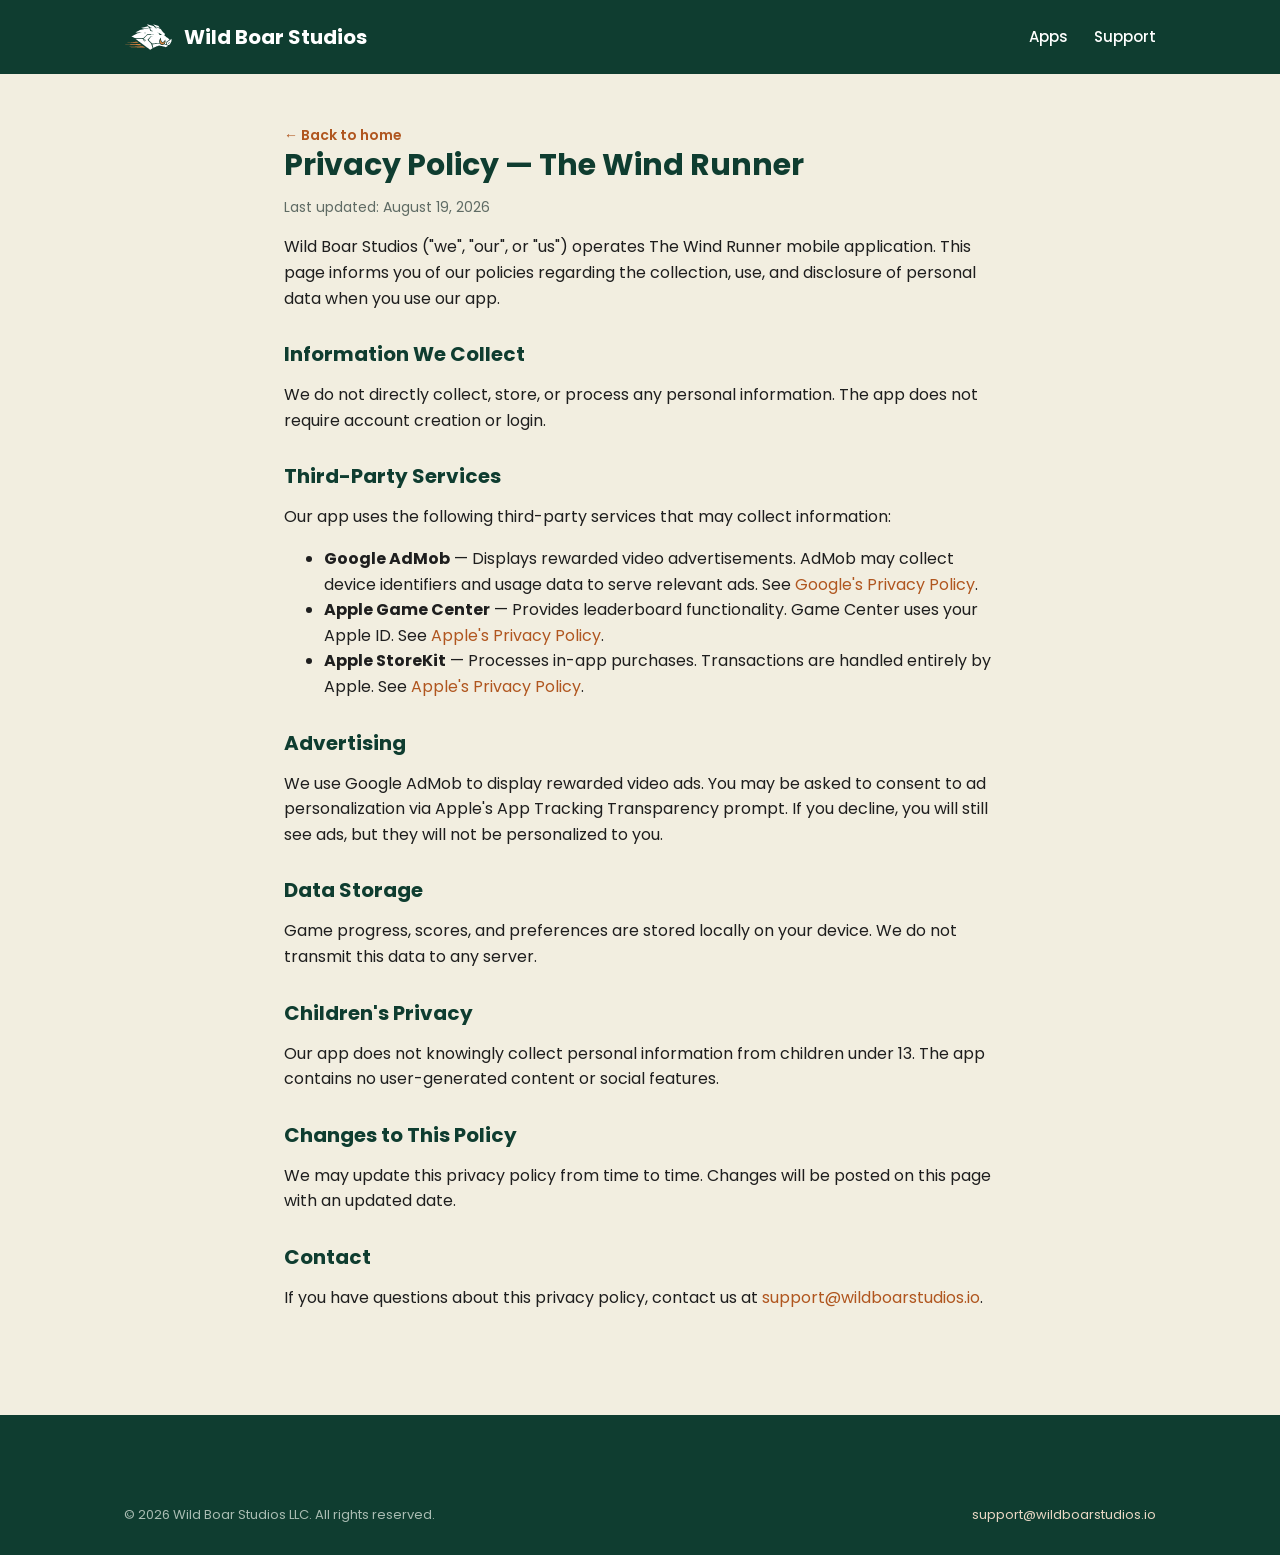
<file: privacy/index.html>
<!DOCTYPE html>
<html lang="en">
<head>
<meta charset="UTF-8">
<meta name="viewport" content="width=device-width, initial-scale=1.0">
<title>Privacy Policy — The Wind Runner</title>
<link rel="canonical" href="https://wildboarstudios.io/windrunner/privacy/">
<meta name="robots" content="noindex">
<meta http-equiv="refresh" content="0; url=/windrunner/privacy/">
<link rel="stylesheet" href="/assets/styles.css">
<script async src="https://www.googletagmanager.com/gtm.js?id=GTM-53DC6RZ4"></script>
<script>
  window.dataLayer = window.dataLayer || [];
  function gtag(){dataLayer.push(arguments);}
  gtag('js', new Date());
</script>
</head>
<body>
<main class="doc">
  <p>The Wind Runner privacy policy has moved to
     <a href="/windrunner/privacy/">/windrunner/privacy/</a>.
     You will be redirected automatically.</p>
  <script>location.replace("/windrunner/privacy/");</script>
</main>
</body>
</html>
</file>
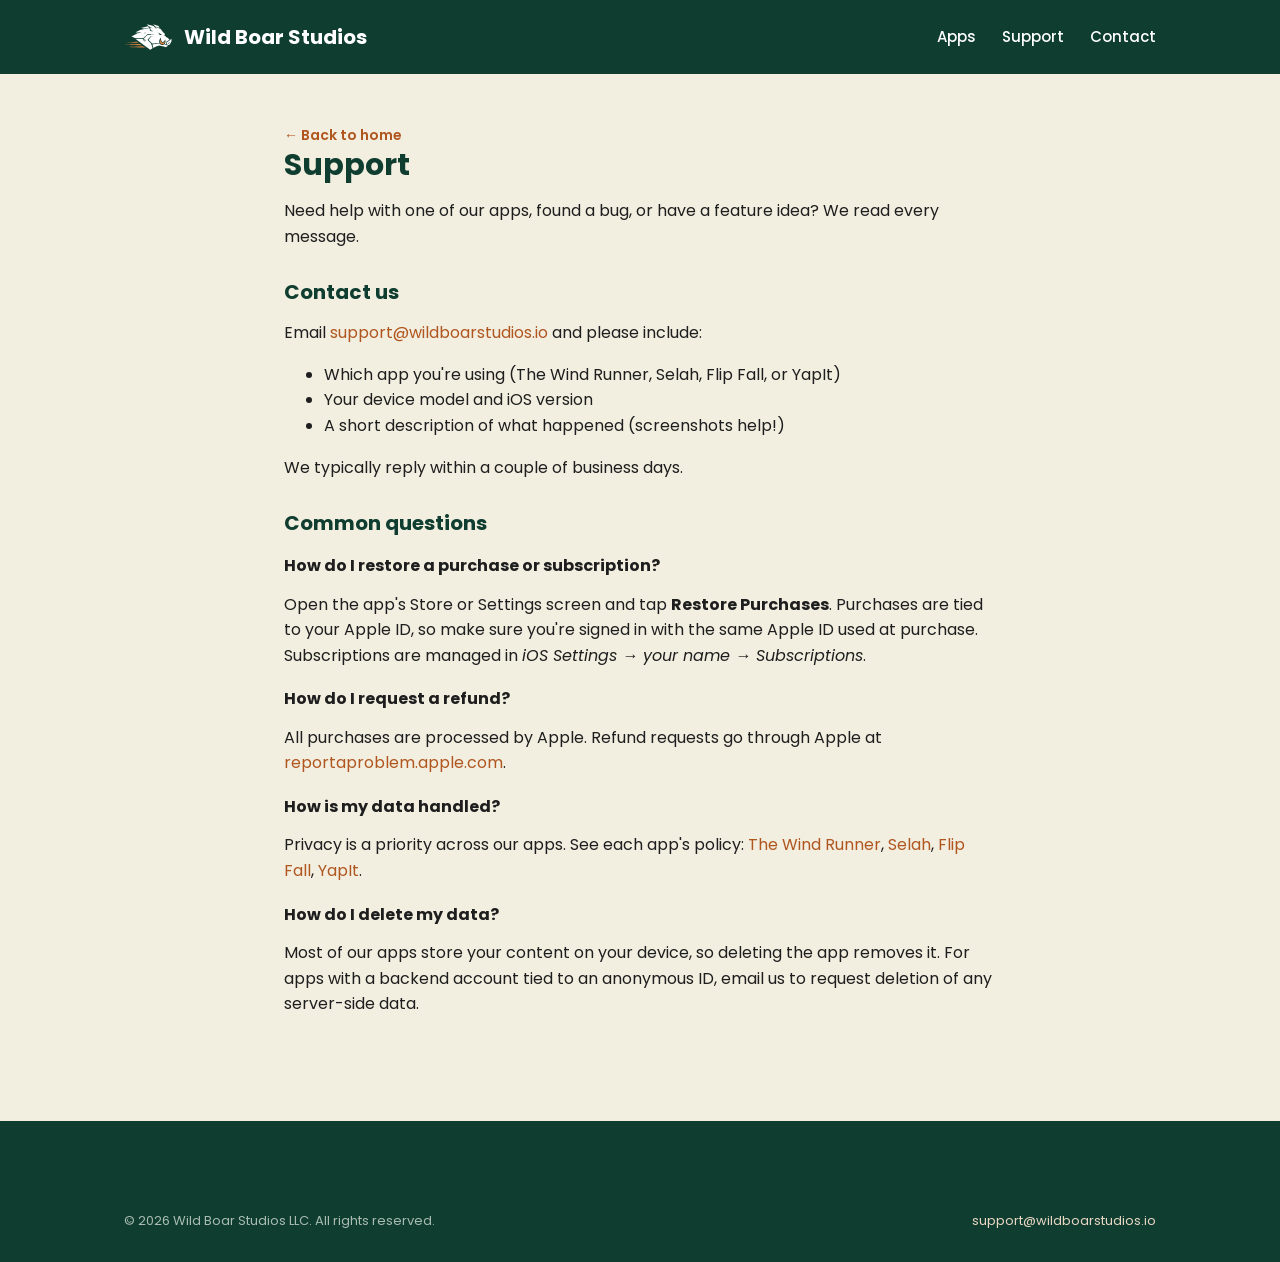
<file: support/index.html>
<!DOCTYPE html>
<html lang="en">
<head>
<meta charset="UTF-8">
<meta name="viewport" content="width=device-width, initial-scale=1.0">
<title>Support — Wild Boar Studios</title>
<meta name="description" content="Get help with Wild Boar Studios apps: The Wind Runner, Selah, Flip Fall, and YapIt.">
<link rel="icon" href="/assets/favicon.ico" sizes="any">
<link rel="apple-touch-icon" href="/assets/apple-touch-icon.png">
<link href="https://fonts.googleapis.com/css2?family=Poppins:wght@400;500;600;700&display=swap" rel="stylesheet">
<link rel="stylesheet" href="/assets/styles.css">
<script async src="https://www.googletagmanager.com/gtm.js?id=GTM-53DC6RZ4"></script>
<script>
  window.dataLayer = window.dataLayer || [];
  function gtag(){dataLayer.push(arguments);}
  gtag('js', new Date());
</script>
</head>
<body>
<header class="site-header">
  <div class="container nav">
    <a class="brand" href="/"><img src="/assets/boar-head-white.svg" alt="Wild Boar Studios logo"><span>Wild Boar Studios</span></a>
    <nav class="nav-links">
      <a href="/#apps">Apps</a>
      <a href="/support/">Support</a>
      <a href="mailto:support@wildboarstudios.io" class="hide-sm">Contact</a>
    </nav>
  </div>
</header>

<main class="doc">
  <a class="back" href="/">← Back to home</a>
  <h1>Support</h1>
  <p>Need help with one of our apps, found a bug, or have a feature idea? We read every message.</p>

  <h2>Contact us</h2>
  <p>Email <a href="mailto:support@wildboarstudios.io">support@wildboarstudios.io</a> and please include:</p>
  <ul>
    <li>Which app you're using (The Wind Runner, Selah, Flip Fall, or YapIt)</li>
    <li>Your device model and iOS version</li>
    <li>A short description of what happened (screenshots help!)</li>
  </ul>
  <p>We typically reply within a couple of business days.</p>

  <h2>Common questions</h2>

  <h3 style="color:var(--ink);font-size:16px;margin-top:22px">How do I restore a purchase or subscription?</h3>
  <p>Open the app's Store or Settings screen and tap <strong>Restore Purchases</strong>. Purchases are tied to your Apple ID, so make sure you're signed in with the same Apple ID used at purchase. Subscriptions are managed in <em>iOS Settings → your name → Subscriptions</em>.</p>

  <h3 style="color:var(--ink);font-size:16px;margin-top:22px">How do I request a refund?</h3>
  <p>All purchases are processed by Apple. Refund requests go through Apple at <a href="https://reportaproblem.apple.com">reportaproblem.apple.com</a>.</p>

  <h3 style="color:var(--ink);font-size:16px;margin-top:22px">How is my data handled?</h3>
  <p>Privacy is a priority across our apps. See each app's policy:
    <a href="/windrunner/privacy/">The Wind Runner</a>,
    <a href="/selah/privacy/">Selah</a>,
    <a href="/flipfall/privacy/">Flip Fall</a>,
    <a href="/yapit/privacy/">YapIt</a>.
  </p>

  <h3 style="color:var(--ink);font-size:16px;margin-top:22px">How do I delete my data?</h3>
  <p>Most of our apps store your content on your device, so deleting the app removes it. For apps with a backend account tied to an anonymous ID, email us to request deletion of any server-side data.</p>
</main>

<footer class="site-footer">
  <div class="container">
    <div class="footer-legal" style="border-top:none">
      <span>© <span id="yr"></span> Wild Boar Studios LLC. All rights reserved.</span>
      <span><a href="mailto:support@wildboarstudios.io">support@wildboarstudios.io</a></span>
    </div>
  </div>
</footer>
<script>document.getElementById('yr').textContent=new Date().getFullYear();</script>
</body>
</html>
</file>
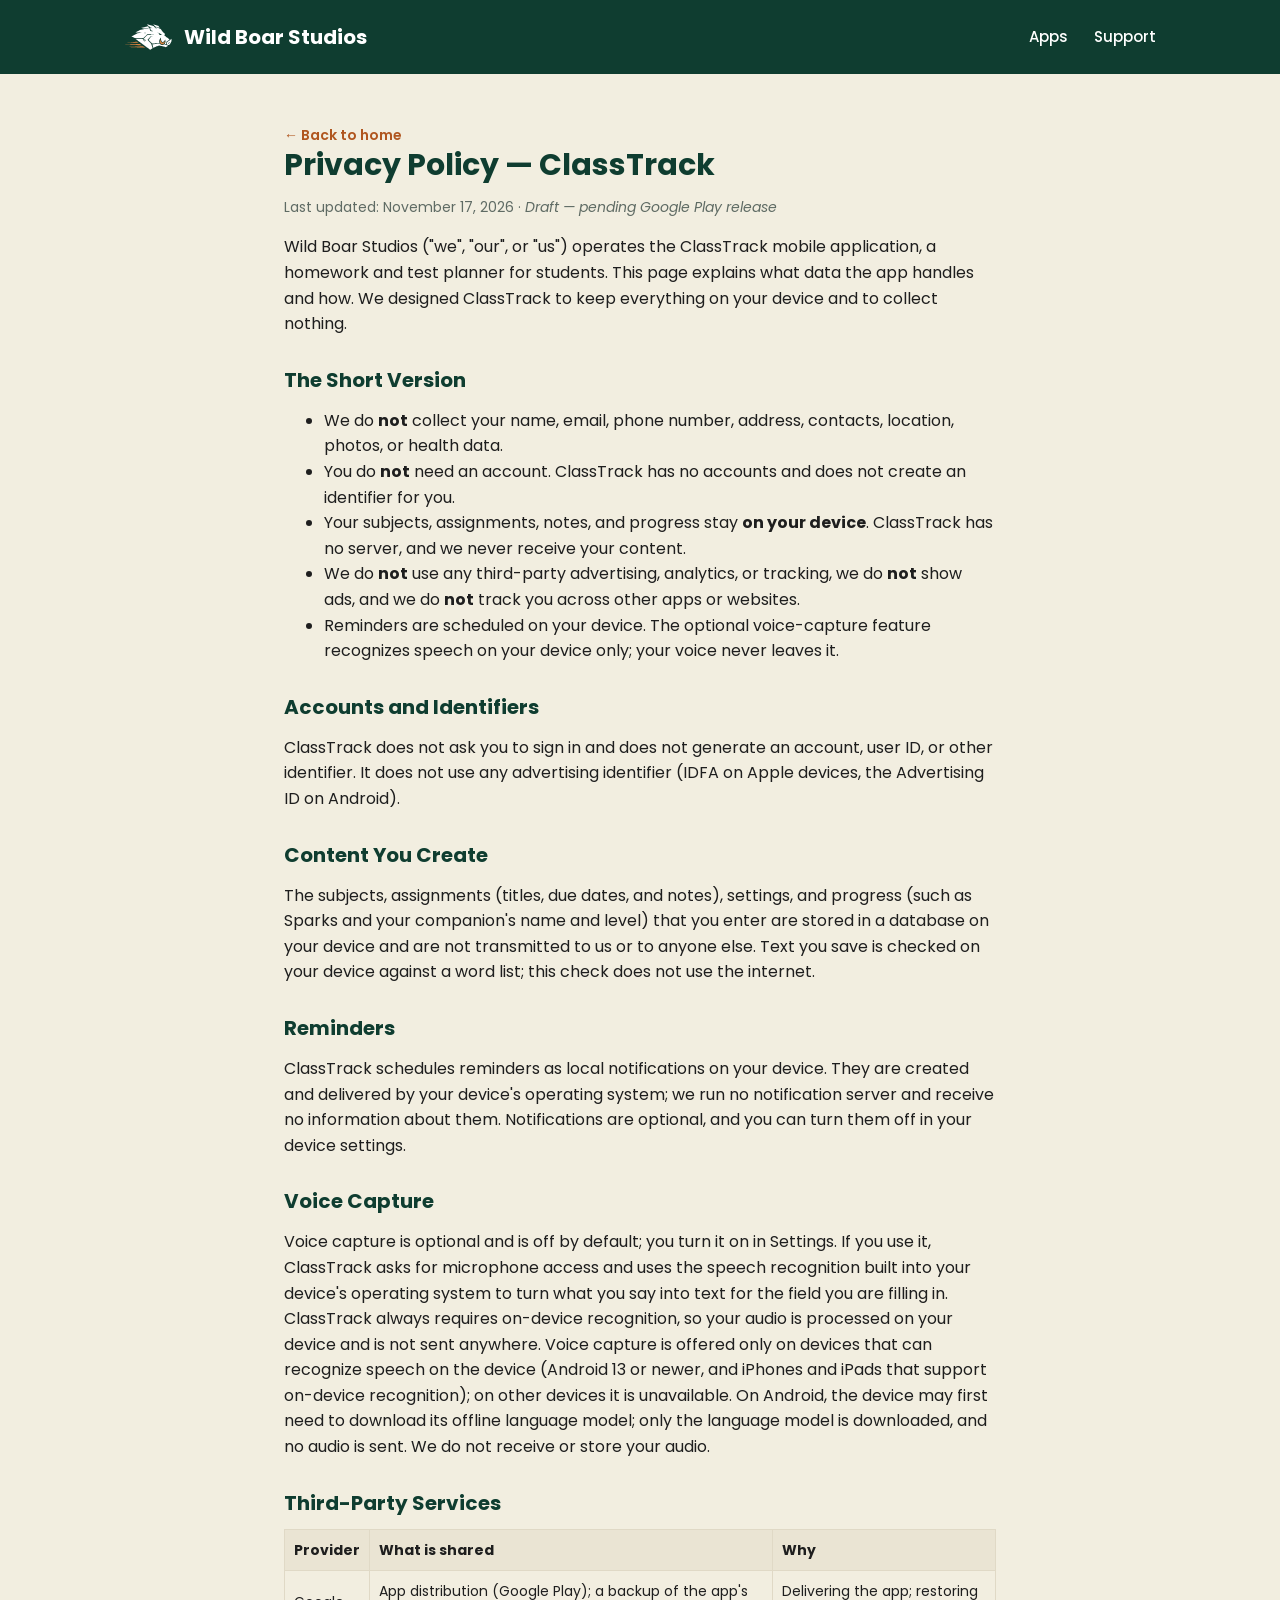
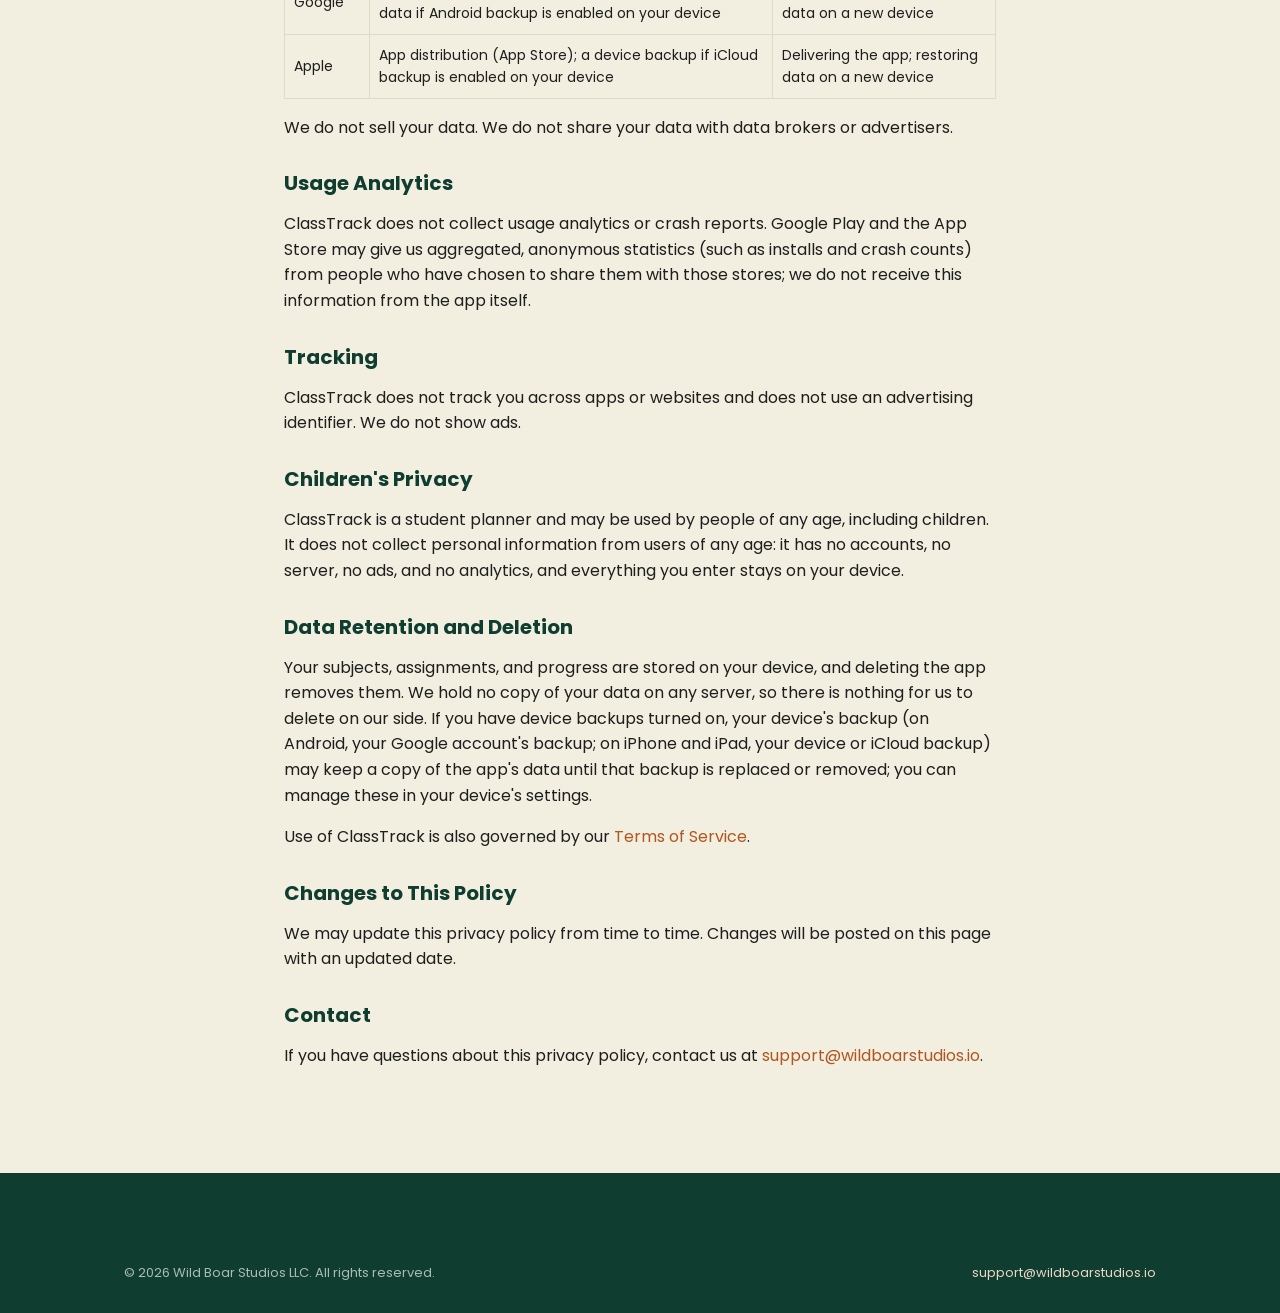
<file: classtrack/privacy/index.html>
<!DOCTYPE html>
<html lang="en">
<head>
    <meta charset="UTF-8">
    <meta name="viewport" content="width=device-width, initial-scale=1.0">
    <title>Privacy Policy — ClassTrack</title>
    <link rel="icon" href="/assets/favicon.ico" sizes="any">
    <link rel="apple-touch-icon" href="/assets/apple-touch-icon.png">
    <link href="https://fonts.googleapis.com/css2?family=Poppins:wght@400;500;600;700&display=swap" rel="stylesheet">
    <link rel="stylesheet" href="/assets/styles.css">
<script async src="https://www.googletagmanager.com/gtm.js?id=GTM-53DC6RZ4"></script>
<script>
  window.dataLayer = window.dataLayer || [];
  function gtag(){dataLayer.push(arguments);}
  gtag('js', new Date());
</script>
</head>
<body>
<header class="site-header">
  <div class="container nav">
    <a class="brand" href="/"><img src="/assets/boar-head-white.svg" alt="Wild Boar Studios logo"><span>Wild Boar Studios</span></a>
    <nav class="nav-links"><a href="/#apps">Apps</a><a href="/support/">Support</a></nav>
  </div>
</header>
<main class="doc">
    <a class="back" href="/">← Back to home</a>
    <h1>Privacy Policy — ClassTrack</h1>
    <p class="date">Last updated: November 17, 2026 · <em>Draft — pending Google Play release</em></p>

    <p>Wild Boar Studios ("we", "our", or "us") operates the ClassTrack mobile application, a homework and test planner for students. This page explains what data the app handles and how. We designed ClassTrack to keep everything on your device and to collect nothing.</p>

    <h2>The Short Version</h2>
    <ul>
        <li>We do <strong>not</strong> collect your name, email, phone number, address, contacts, location, photos, or health data.</li>
        <li>You do <strong>not</strong> need an account. ClassTrack has no accounts and does not create an identifier for you.</li>
        <li>Your subjects, assignments, notes, and progress stay <strong>on your device</strong>. ClassTrack has no server, and we never receive your content.</li>
        <li>We do <strong>not</strong> use any third-party advertising, analytics, or tracking, we do <strong>not</strong> show ads, and we do <strong>not</strong> track you across other apps or websites.</li>
        <li>Reminders are scheduled on your device. The optional voice-capture feature recognizes speech on your device only; your voice never leaves it.</li>
    </ul>

    <h2>Accounts and Identifiers</h2>
    <p>ClassTrack does not ask you to sign in and does not generate an account, user ID, or other identifier. It does not use any advertising identifier (IDFA on Apple devices, the Advertising ID on Android).</p>

    <h2>Content You Create</h2>
    <p>The subjects, assignments (titles, due dates, and notes), settings, and progress (such as Sparks and your companion's name and level) that you enter are stored in a database on your device and are not transmitted to us or to anyone else. Text you save is checked on your device against a word list; this check does not use the internet.</p>

    <h2>Reminders</h2>
    <p>ClassTrack schedules reminders as local notifications on your device. They are created and delivered by your device's operating system; we run no notification server and receive no information about them. Notifications are optional, and you can turn them off in your device settings.</p>

    <h2>Voice Capture</h2>
    <p>Voice capture is optional and is off by default; you turn it on in Settings. If you use it, ClassTrack asks for microphone access and uses the speech recognition built into your device's operating system to turn what you say into text for the field you are filling in. ClassTrack always requires on-device recognition, so your audio is processed on your device and is not sent anywhere. Voice capture is offered only on devices that can recognize speech on the device (Android 13 or newer, and iPhones and iPads that support on-device recognition); on other devices it is unavailable. On Android, the device may first need to download its offline language model; only the language model is downloaded, and no audio is sent. We do not receive or store your audio.</p>

    <h2>Third-Party Services</h2>
    <table>
        <tr><th>Provider</th><th>What is shared</th><th>Why</th></tr>
        <tr><td>Google</td><td>App distribution (Google Play); a backup of the app's data if Android backup is enabled on your device</td><td>Delivering the app; restoring data on a new device</td></tr>
        <tr><td>Apple</td><td>App distribution (App Store); a device backup if iCloud backup is enabled on your device</td><td>Delivering the app; restoring data on a new device</td></tr>
    </table>
    <p>We do not sell your data. We do not share your data with data brokers or advertisers.</p>

    <h2>Usage Analytics</h2>
    <p>ClassTrack does not collect usage analytics or crash reports. Google Play and the App Store may give us aggregated, anonymous statistics (such as installs and crash counts) from people who have chosen to share them with those stores; we do not receive this information from the app itself.</p>

    <h2>Tracking</h2>
    <p>ClassTrack does not track you across apps or websites and does not use an advertising identifier. We do not show ads.</p>

    <h2>Children's Privacy</h2>
    <p>ClassTrack is a student planner and may be used by people of any age, including children. It does not collect personal information from users of any age: it has no accounts, no server, no ads, and no analytics, and everything you enter stays on your device.</p>

    <h2>Data Retention and Deletion</h2>
    <p>Your subjects, assignments, and progress are stored on your device, and deleting the app removes them. We hold no copy of your data on any server, so there is nothing for us to delete on our side. If you have device backups turned on, your device's backup (on Android, your Google account's backup; on iPhone and iPad, your device or iCloud backup) may keep a copy of the app's data until that backup is replaced or removed; you can manage these in your device's settings.</p>

    <p>Use of ClassTrack is also governed by our <a href="/classtrack/terms/">Terms of Service</a>.</p>

    <h2>Changes to This Policy</h2>
    <p>We may update this privacy policy from time to time. Changes will be posted on this page with an updated date.</p>

    <h2>Contact</h2>
    <p>If you have questions about this privacy policy, contact us at <a href="mailto:support@wildboarstudios.io">support@wildboarstudios.io</a>.</p>
</main>

<footer class="site-footer">
  <div class="container"><div class="footer-legal" style="border-top:none">
    <span>© <span id="yr"></span> Wild Boar Studios LLC. All rights reserved.</span>
    <span><a href="mailto:support@wildboarstudios.io">support@wildboarstudios.io</a></span>
  </div></div>
</footer>
<script>document.getElementById('yr').textContent=new Date().getFullYear();</script>
</body>
</html>
</file>
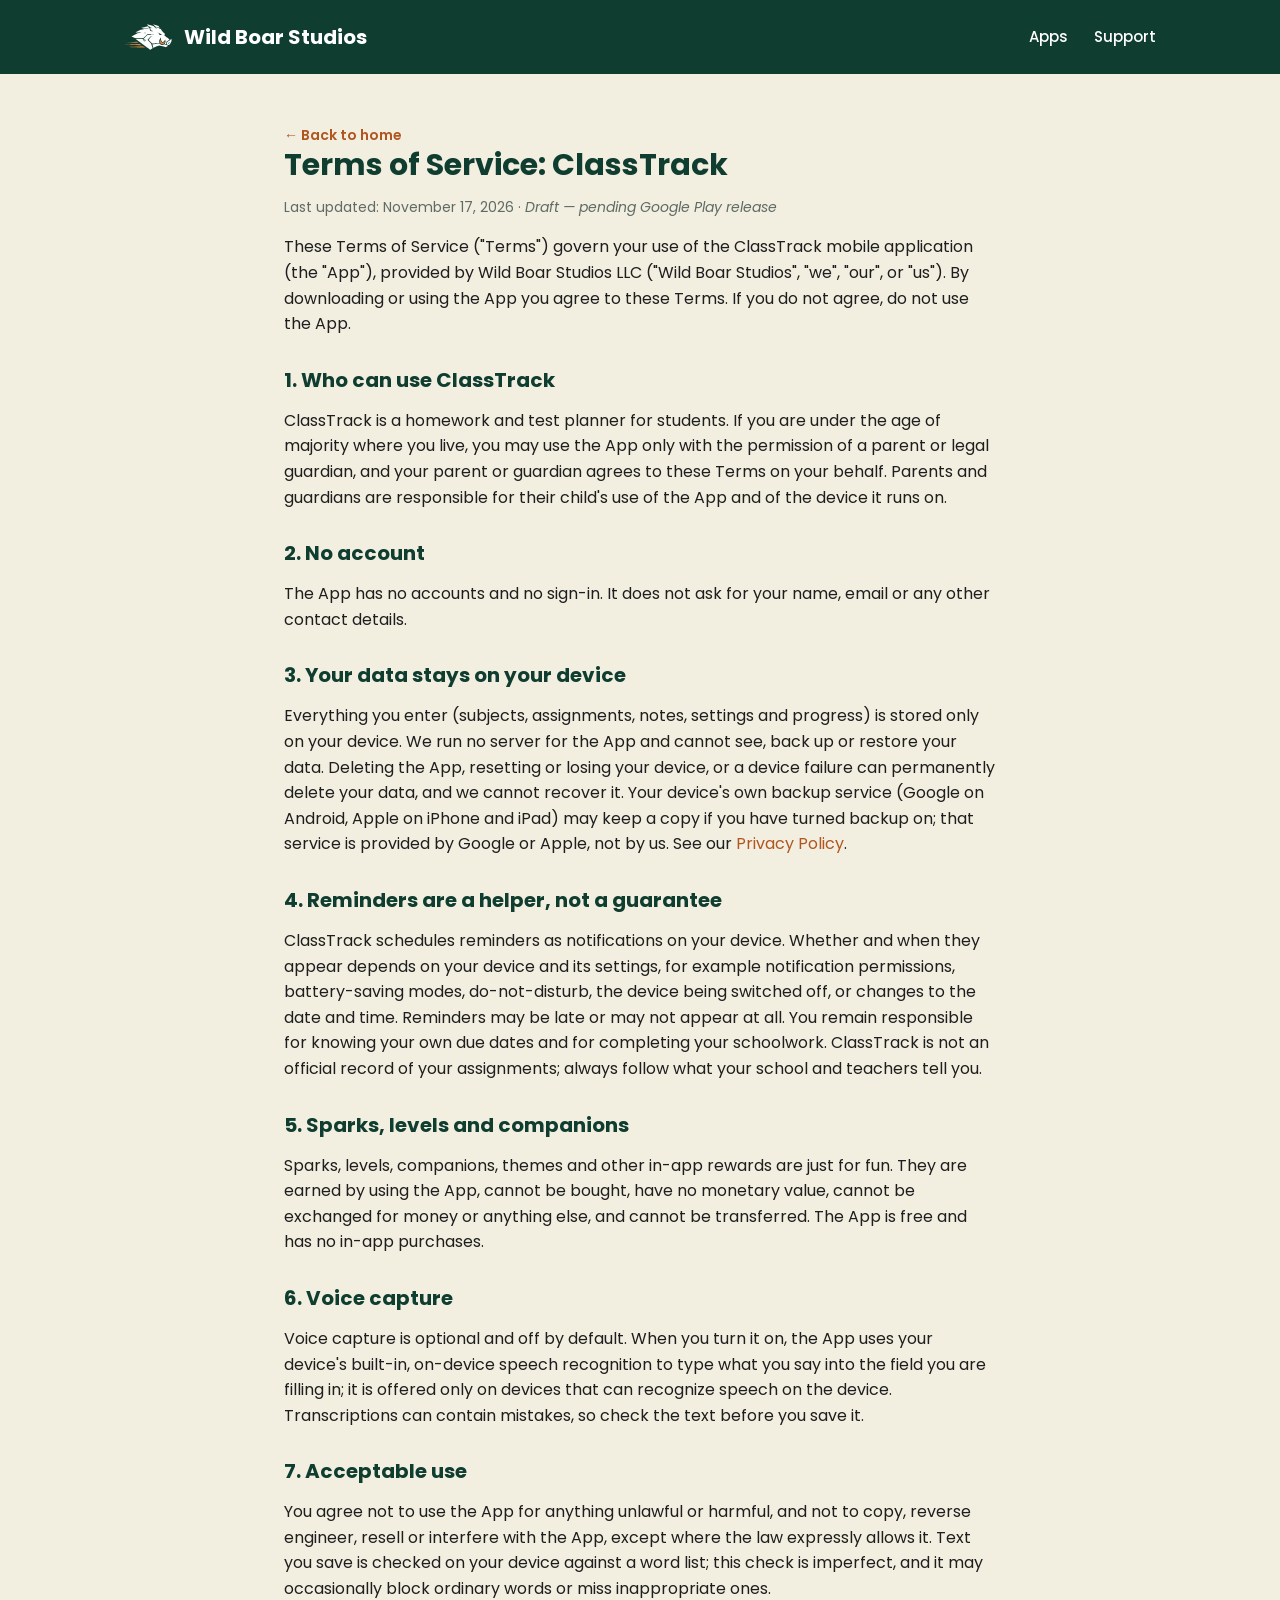
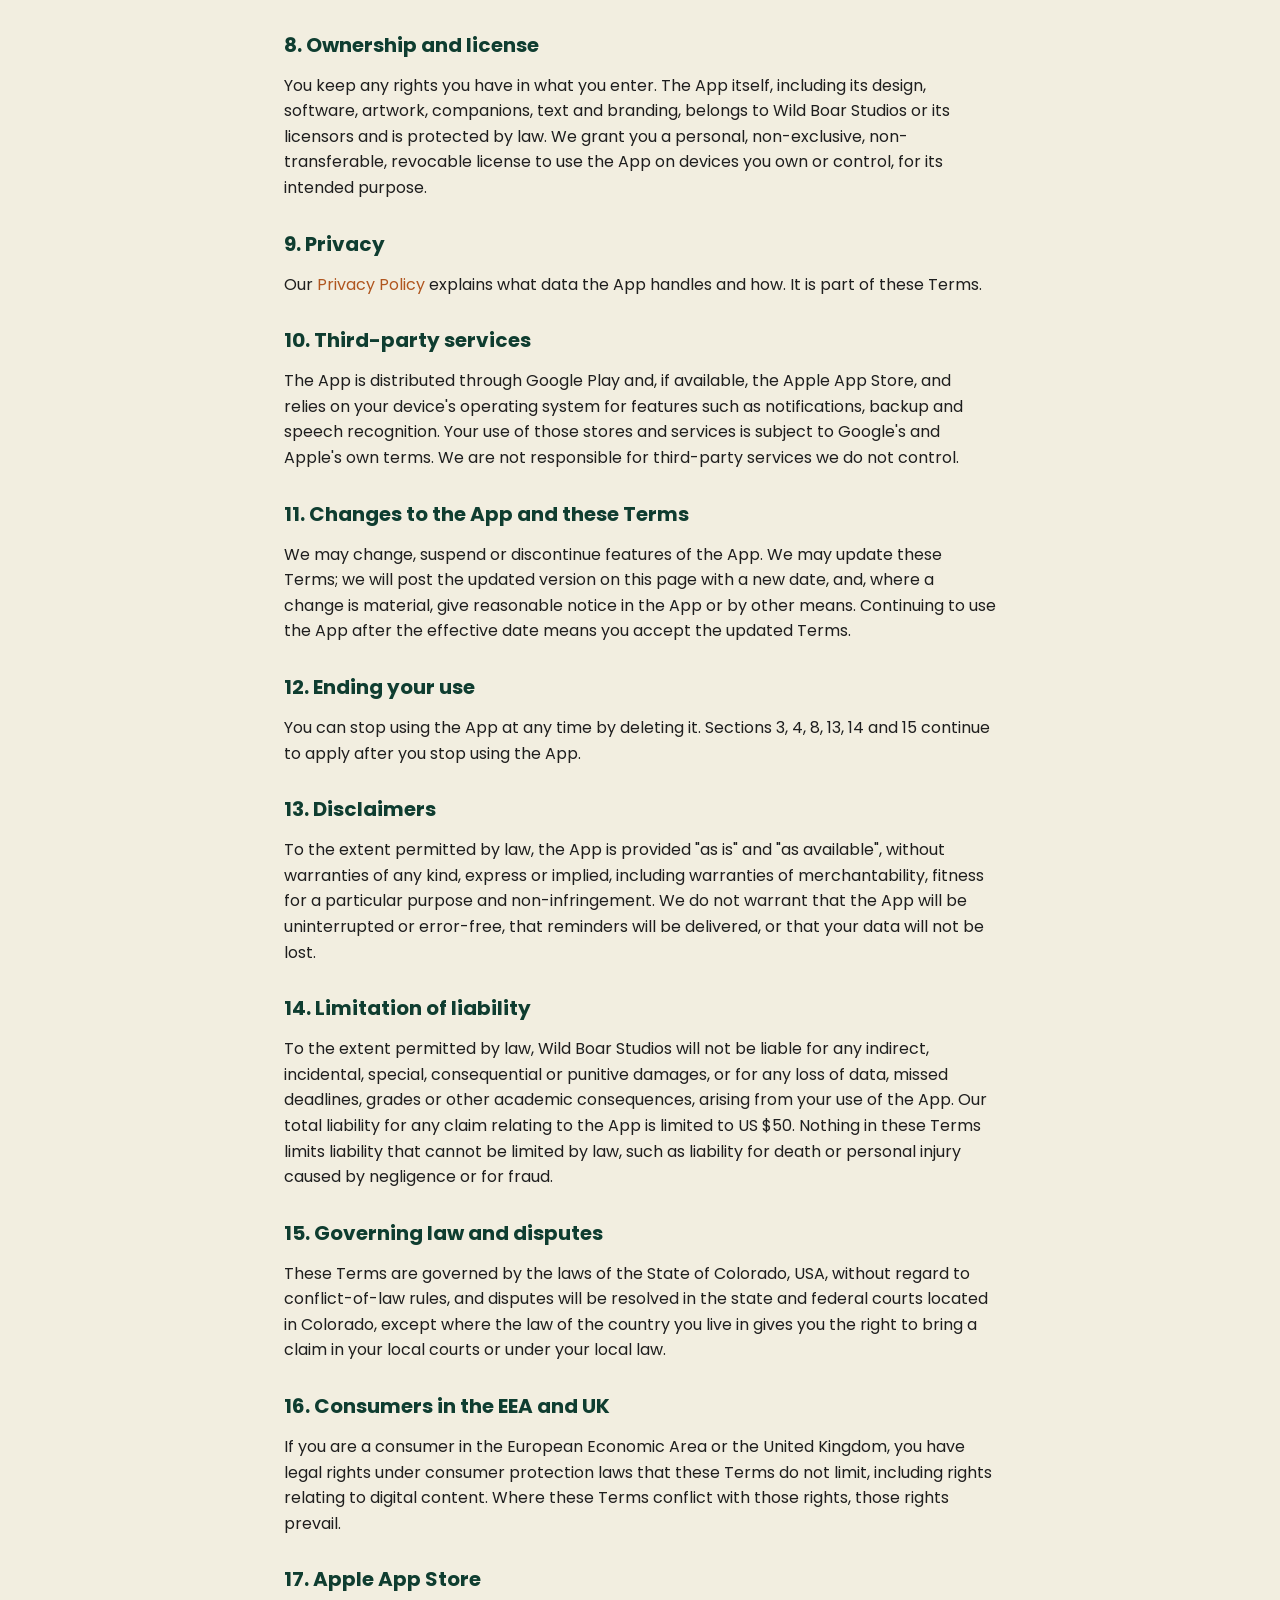
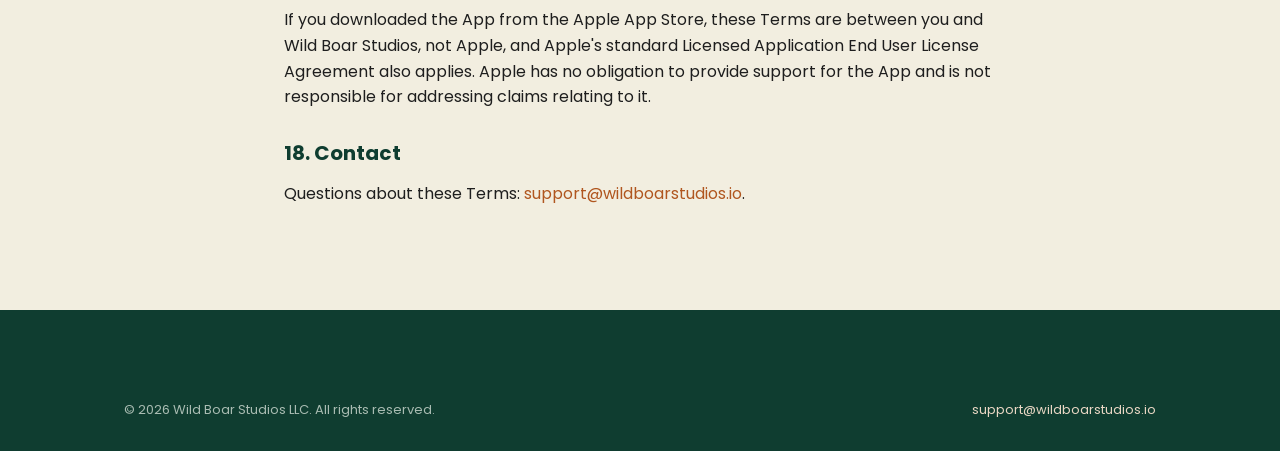
<file: classtrack/terms/index.html>
<!DOCTYPE html>
<html lang="en">
<head>
    <meta charset="UTF-8">
    <meta name="viewport" content="width=device-width, initial-scale=1.0">
    <title>Terms of Service: ClassTrack</title>
    <link rel="icon" href="/assets/favicon.ico" sizes="any">
    <link rel="apple-touch-icon" href="/assets/apple-touch-icon.png">
    <link href="https://fonts.googleapis.com/css2?family=Poppins:wght@400;500;600;700&display=swap" rel="stylesheet">
    <link rel="stylesheet" href="/assets/styles.css">
<script async src="https://www.googletagmanager.com/gtm.js?id=GTM-53DC6RZ4"></script>
<script>
  window.dataLayer = window.dataLayer || [];
  function gtag(){dataLayer.push(arguments);}
  gtag('js', new Date());
</script>
</head>
<body>
<header class="site-header">
  <div class="container nav">
    <a class="brand" href="/"><img src="/assets/boar-head-white.svg" alt="Wild Boar Studios logo"><span>Wild Boar Studios</span></a>
    <nav class="nav-links"><a href="/#apps">Apps</a><a href="/support/">Support</a></nav>
  </div>
</header>
<main class="doc">
    <a class="back" href="/">← Back to home</a>
    <h1>Terms of Service: ClassTrack</h1>
    <p class="date">Last updated: November 17, 2026 · <em>Draft — pending Google Play release</em></p>

    <p>These Terms of Service ("Terms") govern your use of the ClassTrack mobile application (the "App"), provided by Wild Boar Studios LLC ("Wild Boar Studios", "we", "our", or "us"). By downloading or using the App you agree to these Terms. If you do not agree, do not use the App.</p>

    <h2>1. Who can use ClassTrack</h2>
    <p>ClassTrack is a homework and test planner for students. If you are under the age of majority where you live, you may use the App only with the permission of a parent or legal guardian, and your parent or guardian agrees to these Terms on your behalf. Parents and guardians are responsible for their child's use of the App and of the device it runs on.</p>

    <h2>2. No account</h2>
    <p>The App has no accounts and no sign-in. It does not ask for your name, email or any other contact details.</p>

    <h2>3. Your data stays on your device</h2>
    <p>Everything you enter (subjects, assignments, notes, settings and progress) is stored only on your device. We run no server for the App and cannot see, back up or restore your data. Deleting the App, resetting or losing your device, or a device failure can permanently delete your data, and we cannot recover it. Your device's own backup service (Google on Android, Apple on iPhone and iPad) may keep a copy if you have turned backup on; that service is provided by Google or Apple, not by us. See our <a href="/classtrack/privacy/">Privacy Policy</a>.</p>

    <h2>4. Reminders are a helper, not a guarantee</h2>
    <p>ClassTrack schedules reminders as notifications on your device. Whether and when they appear depends on your device and its settings, for example notification permissions, battery-saving modes, do-not-disturb, the device being switched off, or changes to the date and time. Reminders may be late or may not appear at all. You remain responsible for knowing your own due dates and for completing your schoolwork. ClassTrack is not an official record of your assignments; always follow what your school and teachers tell you.</p>

    <h2>5. Sparks, levels and companions</h2>
    <p>Sparks, levels, companions, themes and other in-app rewards are just for fun. They are earned by using the App, cannot be bought, have no monetary value, cannot be exchanged for money or anything else, and cannot be transferred. The App is free and has no in-app purchases.</p>

    <h2>6. Voice capture</h2>
    <p>Voice capture is optional and off by default. When you turn it on, the App uses your device's built-in, on-device speech recognition to type what you say into the field you are filling in; it is offered only on devices that can recognize speech on the device. Transcriptions can contain mistakes, so check the text before you save it.</p>

    <h2>7. Acceptable use</h2>
    <p>You agree not to use the App for anything unlawful or harmful, and not to copy, reverse engineer, resell or interfere with the App, except where the law expressly allows it. Text you save is checked on your device against a word list; this check is imperfect, and it may occasionally block ordinary words or miss inappropriate ones.</p>

    <h2>8. Ownership and license</h2>
    <p>You keep any rights you have in what you enter. The App itself, including its design, software, artwork, companions, text and branding, belongs to Wild Boar Studios or its licensors and is protected by law. We grant you a personal, non-exclusive, non-transferable, revocable license to use the App on devices you own or control, for its intended purpose.</p>

    <h2>9. Privacy</h2>
    <p>Our <a href="/classtrack/privacy/">Privacy Policy</a> explains what data the App handles and how. It is part of these Terms.</p>

    <h2>10. Third-party services</h2>
    <p>The App is distributed through Google Play and, if available, the Apple App Store, and relies on your device's operating system for features such as notifications, backup and speech recognition. Your use of those stores and services is subject to Google's and Apple's own terms. We are not responsible for third-party services we do not control.</p>

    <h2>11. Changes to the App and these Terms</h2>
    <p>We may change, suspend or discontinue features of the App. We may update these Terms; we will post the updated version on this page with a new date, and, where a change is material, give reasonable notice in the App or by other means. Continuing to use the App after the effective date means you accept the updated Terms.</p>

    <h2>12. Ending your use</h2>
    <p>You can stop using the App at any time by deleting it. Sections 3, 4, 8, 13, 14 and 15 continue to apply after you stop using the App.</p>

    <h2>13. Disclaimers</h2>
    <p>To the extent permitted by law, the App is provided "as is" and "as available", without warranties of any kind, express or implied, including warranties of merchantability, fitness for a particular purpose and non-infringement. We do not warrant that the App will be uninterrupted or error-free, that reminders will be delivered, or that your data will not be lost.</p>

    <h2>14. Limitation of liability</h2>
    <p>To the extent permitted by law, Wild Boar Studios will not be liable for any indirect, incidental, special, consequential or punitive damages, or for any loss of data, missed deadlines, grades or other academic consequences, arising from your use of the App. Our total liability for any claim relating to the App is limited to US $50. Nothing in these Terms limits liability that cannot be limited by law, such as liability for death or personal injury caused by negligence or for fraud.</p>

    <h2>15. Governing law and disputes</h2>
    <p>These Terms are governed by the laws of the State of Colorado, USA, without regard to conflict-of-law rules, and disputes will be resolved in the state and federal courts located in Colorado, except where the law of the country you live in gives you the right to bring a claim in your local courts or under your local law.</p>

    <h2>16. Consumers in the EEA and UK</h2>
    <p>If you are a consumer in the European Economic Area or the United Kingdom, you have legal rights under consumer protection laws that these Terms do not limit, including rights relating to digital content. Where these Terms conflict with those rights, those rights prevail.</p>

    <h2>17. Apple App Store</h2>
    <p>If you downloaded the App from the Apple App Store, these Terms are between you and Wild Boar Studios, not Apple, and Apple's standard Licensed Application End User License Agreement also applies. Apple has no obligation to provide support for the App and is not responsible for addressing claims relating to it.</p>

    <h2>18. Contact</h2>
    <p>Questions about these Terms: <a href="mailto:support@wildboarstudios.io">support@wildboarstudios.io</a>.</p>
</main>

<footer class="site-footer">
  <div class="container"><div class="footer-legal" style="border-top:none">
    <span>© <span id="yr"></span> Wild Boar Studios LLC. All rights reserved.</span>
    <span><a href="mailto:support@wildboarstudios.io">support@wildboarstudios.io</a></span>
  </div></div>
</footer>
<script>document.getElementById('yr').textContent=new Date().getFullYear();</script>
</body>
</html>
</file>
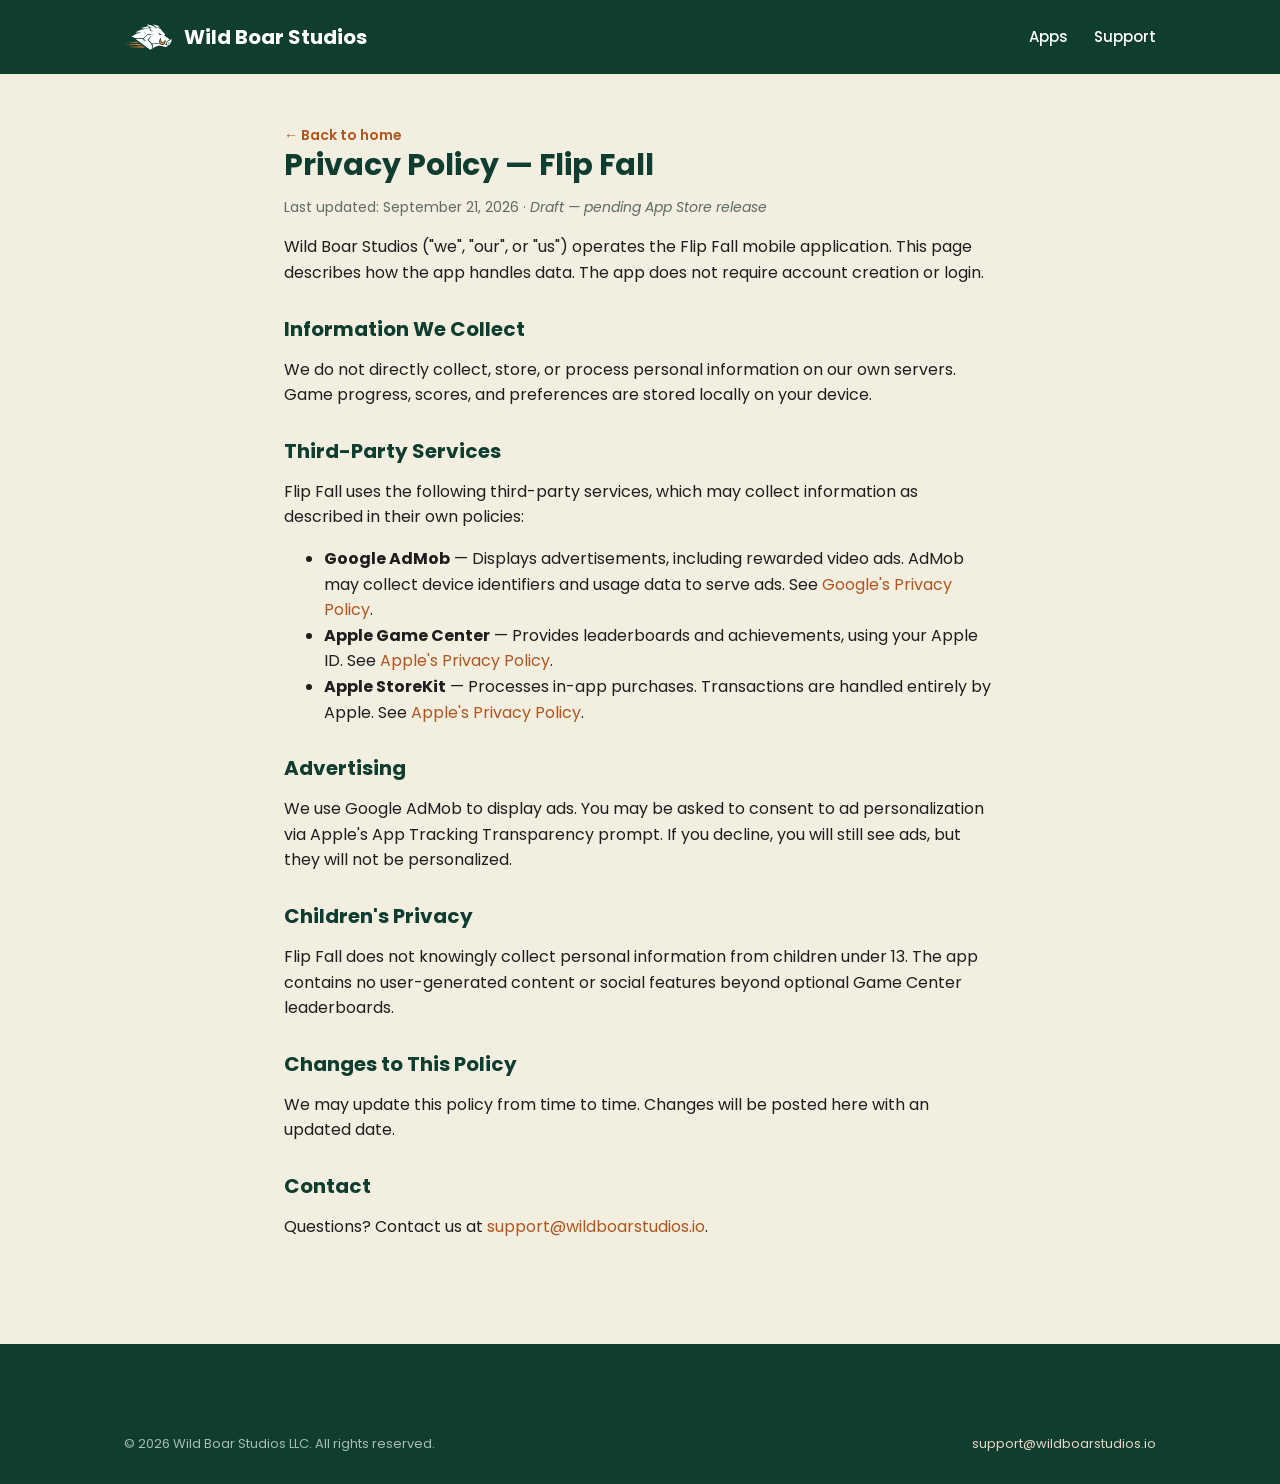
<file: flipfall/privacy/index.html>
<!DOCTYPE html>
<html lang="en">
<head>
<meta charset="UTF-8">
<meta name="viewport" content="width=device-width, initial-scale=1.0">
<title>Privacy Policy — Flip Fall</title>
<link rel="icon" href="/assets/favicon.ico" sizes="any">
<link rel="apple-touch-icon" href="/assets/apple-touch-icon.png">
<link href="https://fonts.googleapis.com/css2?family=Poppins:wght@400;500;600;700&display=swap" rel="stylesheet">
<link rel="stylesheet" href="/assets/styles.css">
<script async src="https://www.googletagmanager.com/gtm.js?id=GTM-53DC6RZ4"></script>
<script>
  window.dataLayer = window.dataLayer || [];
  function gtag(){dataLayer.push(arguments);}
  gtag('js', new Date());
</script>
</head>
<body>
<header class="site-header">
  <div class="container nav">
    <a class="brand" href="/"><img src="/assets/boar-head-white.svg" alt="Wild Boar Studios logo"><span>Wild Boar Studios</span></a>
    <nav class="nav-links"><a href="/#apps">Apps</a><a href="/support/">Support</a></nav>
  </div>
</header>

<main class="doc">
  <a class="back" href="/">← Back to home</a>
  <h1>Privacy Policy — Flip Fall</h1>
  <p class="date">Last updated: September 21, 2026 · <em>Draft — pending App Store release</em></p>

  <p>Wild Boar Studios ("we", "our", or "us") operates the Flip Fall mobile application. This page describes how the app handles data. The app does not require account creation or login.</p>

  <h2>Information We Collect</h2>
  <p>We do not directly collect, store, or process personal information on our own servers. Game progress, scores, and preferences are stored locally on your device.</p>

  <h2>Third-Party Services</h2>
  <p>Flip Fall uses the following third-party services, which may collect information as described in their own policies:</p>
  <ul>
    <li><strong>Google AdMob</strong> — Displays advertisements, including rewarded video ads. AdMob may collect device identifiers and usage data to serve ads. See <a href="https://policies.google.com/privacy">Google's Privacy Policy</a>.</li>
    <li><strong>Apple Game Center</strong> — Provides leaderboards and achievements, using your Apple ID. See <a href="https://www.apple.com/privacy/">Apple's Privacy Policy</a>.</li>
    <li><strong>Apple StoreKit</strong> — Processes in-app purchases. Transactions are handled entirely by Apple. See <a href="https://www.apple.com/privacy/">Apple's Privacy Policy</a>.</li>
  </ul>

  <h2>Advertising</h2>
  <p>We use Google AdMob to display ads. You may be asked to consent to ad personalization via Apple's App Tracking Transparency prompt. If you decline, you will still see ads, but they will not be personalized.</p>

  <h2>Children's Privacy</h2>
  <p>Flip Fall does not knowingly collect personal information from children under 13. The app contains no user-generated content or social features beyond optional Game Center leaderboards.</p>

  <h2>Changes to This Policy</h2>
  <p>We may update this policy from time to time. Changes will be posted here with an updated date.</p>

  <h2>Contact</h2>
  <p>Questions? Contact us at <a href="mailto:support@wildboarstudios.io">support@wildboarstudios.io</a>.</p>
</main>

<footer class="site-footer">
  <div class="container"><div class="footer-legal" style="border-top:none">
    <span>© <span id="yr"></span> Wild Boar Studios LLC. All rights reserved.</span>
    <span><a href="mailto:support@wildboarstudios.io">support@wildboarstudios.io</a></span>
  </div></div>
</footer>
<script>document.getElementById('yr').textContent=new Date().getFullYear();</script>
</body>
</html>
</file>
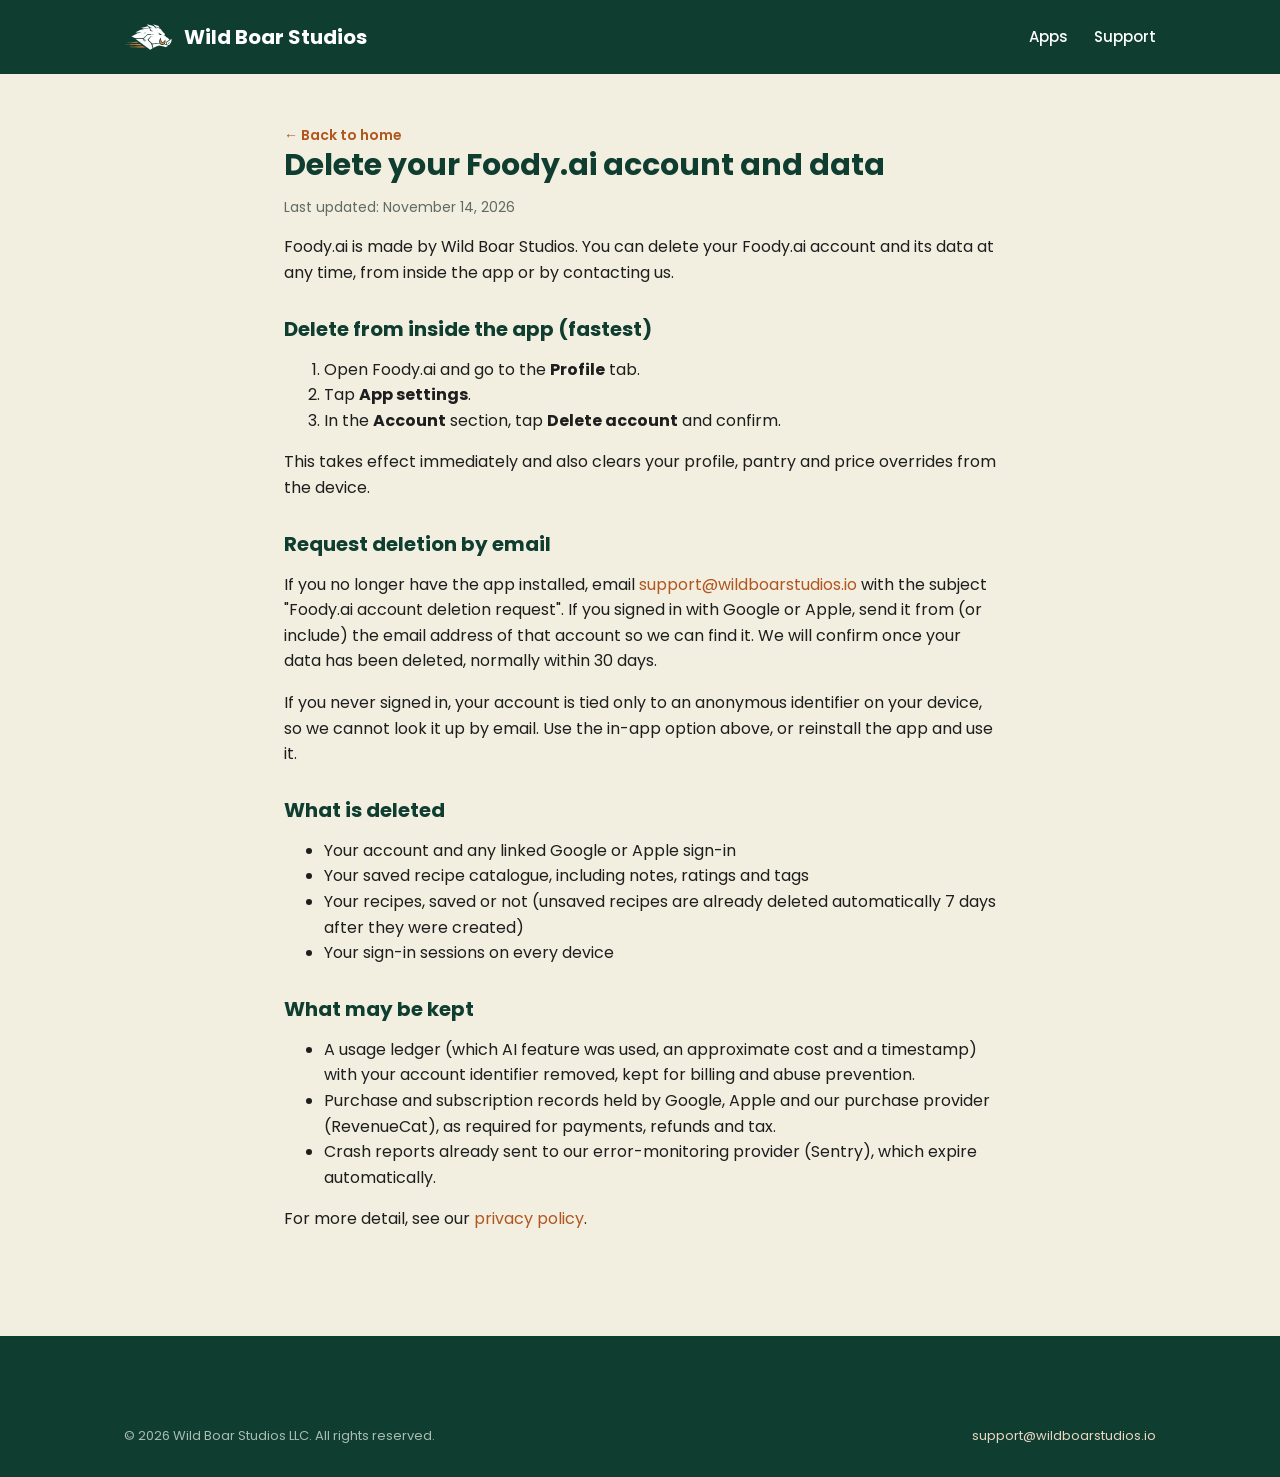
<file: foody/delete-account/index.html>
<!DOCTYPE html>
<html lang="en">
<head>
    <meta charset="UTF-8">
    <meta name="viewport" content="width=device-width, initial-scale=1.0">
    <title>Delete your account and data - Foody.ai</title>
    <link rel="icon" href="/assets/favicon.ico" sizes="any">
    <link rel="apple-touch-icon" href="/assets/apple-touch-icon.png">
    <link href="https://fonts.googleapis.com/css2?family=Poppins:wght@400;500;600;700&display=swap" rel="stylesheet">
    <link rel="stylesheet" href="/assets/styles.css">
<script async src="https://www.googletagmanager.com/gtm.js?id=GTM-53DC6RZ4"></script>
<script>
  window.dataLayer = window.dataLayer || [];
  function gtag(){dataLayer.push(arguments);}
  gtag('js', new Date());
</script>
</head>
<body>
<header class="site-header">
  <div class="container nav">
    <a class="brand" href="/"><img src="/assets/boar-head-white.svg" alt="Wild Boar Studios logo"><span>Wild Boar Studios</span></a>
    <nav class="nav-links"><a href="/#apps">Apps</a><a href="/support/">Support</a></nav>
  </div>
</header>
<main class="doc">
    <a class="back" href="/">← Back to home</a>
    <h1>Delete your Foody.ai account and data</h1>
    <p class="date">Last updated: November 14, 2026</p>

    <p>Foody.ai is made by Wild Boar Studios. You can delete your Foody.ai account and its data at any time, from inside the app or by contacting us.</p>

    <h2>Delete from inside the app (fastest)</h2>
    <ol>
        <li>Open Foody.ai and go to the <strong>Profile</strong> tab.</li>
        <li>Tap <strong>App settings</strong>.</li>
        <li>In the <strong>Account</strong> section, tap <strong>Delete account</strong> and confirm.</li>
    </ol>
    <p>This takes effect immediately and also clears your profile, pantry and price overrides from the device.</p>

    <h2>Request deletion by email</h2>
    <p>If you no longer have the app installed, email <a href="mailto:support@wildboarstudios.io?subject=Foody.ai%20account%20deletion%20request">support@wildboarstudios.io</a> with the subject "Foody.ai account deletion request". If you signed in with Google or Apple, send it from (or include) the email address of that account so we can find it. We will confirm once your data has been deleted, normally within 30 days.</p>
    <p>If you never signed in, your account is tied only to an anonymous identifier on your device, so we cannot look it up by email. Use the in-app option above, or reinstall the app and use it.</p>

    <h2>What is deleted</h2>
    <ul>
        <li>Your account and any linked Google or Apple sign-in</li>
        <li>Your saved recipe catalogue, including notes, ratings and tags</li>
        <li>Your recipes, saved or not (unsaved recipes are already deleted automatically 7 days after they were created)</li>
        <li>Your sign-in sessions on every device</li>
    </ul>

    <h2>What may be kept</h2>
    <ul>
        <li>A usage ledger (which AI feature was used, an approximate cost and a timestamp) with your account identifier removed, kept for billing and abuse prevention.</li>
        <li>Purchase and subscription records held by Google, Apple and our purchase provider (RevenueCat), as required for payments, refunds and tax.</li>
        <li>Crash reports already sent to our error-monitoring provider (Sentry), which expire automatically.</li>
    </ul>
    <p>For more detail, see our <a href="/foody/privacy/">privacy policy</a>.</p>
</main>

<footer class="site-footer">
  <div class="container"><div class="footer-legal" style="border-top:none">
    <span>© <span id="yr"></span> Wild Boar Studios LLC. All rights reserved.</span>
    <span><a href="mailto:support@wildboarstudios.io">support@wildboarstudios.io</a></span>
  </div></div>
</footer>
<script>document.getElementById('yr').textContent=new Date().getFullYear();</script>
</body>
</html>
</file>
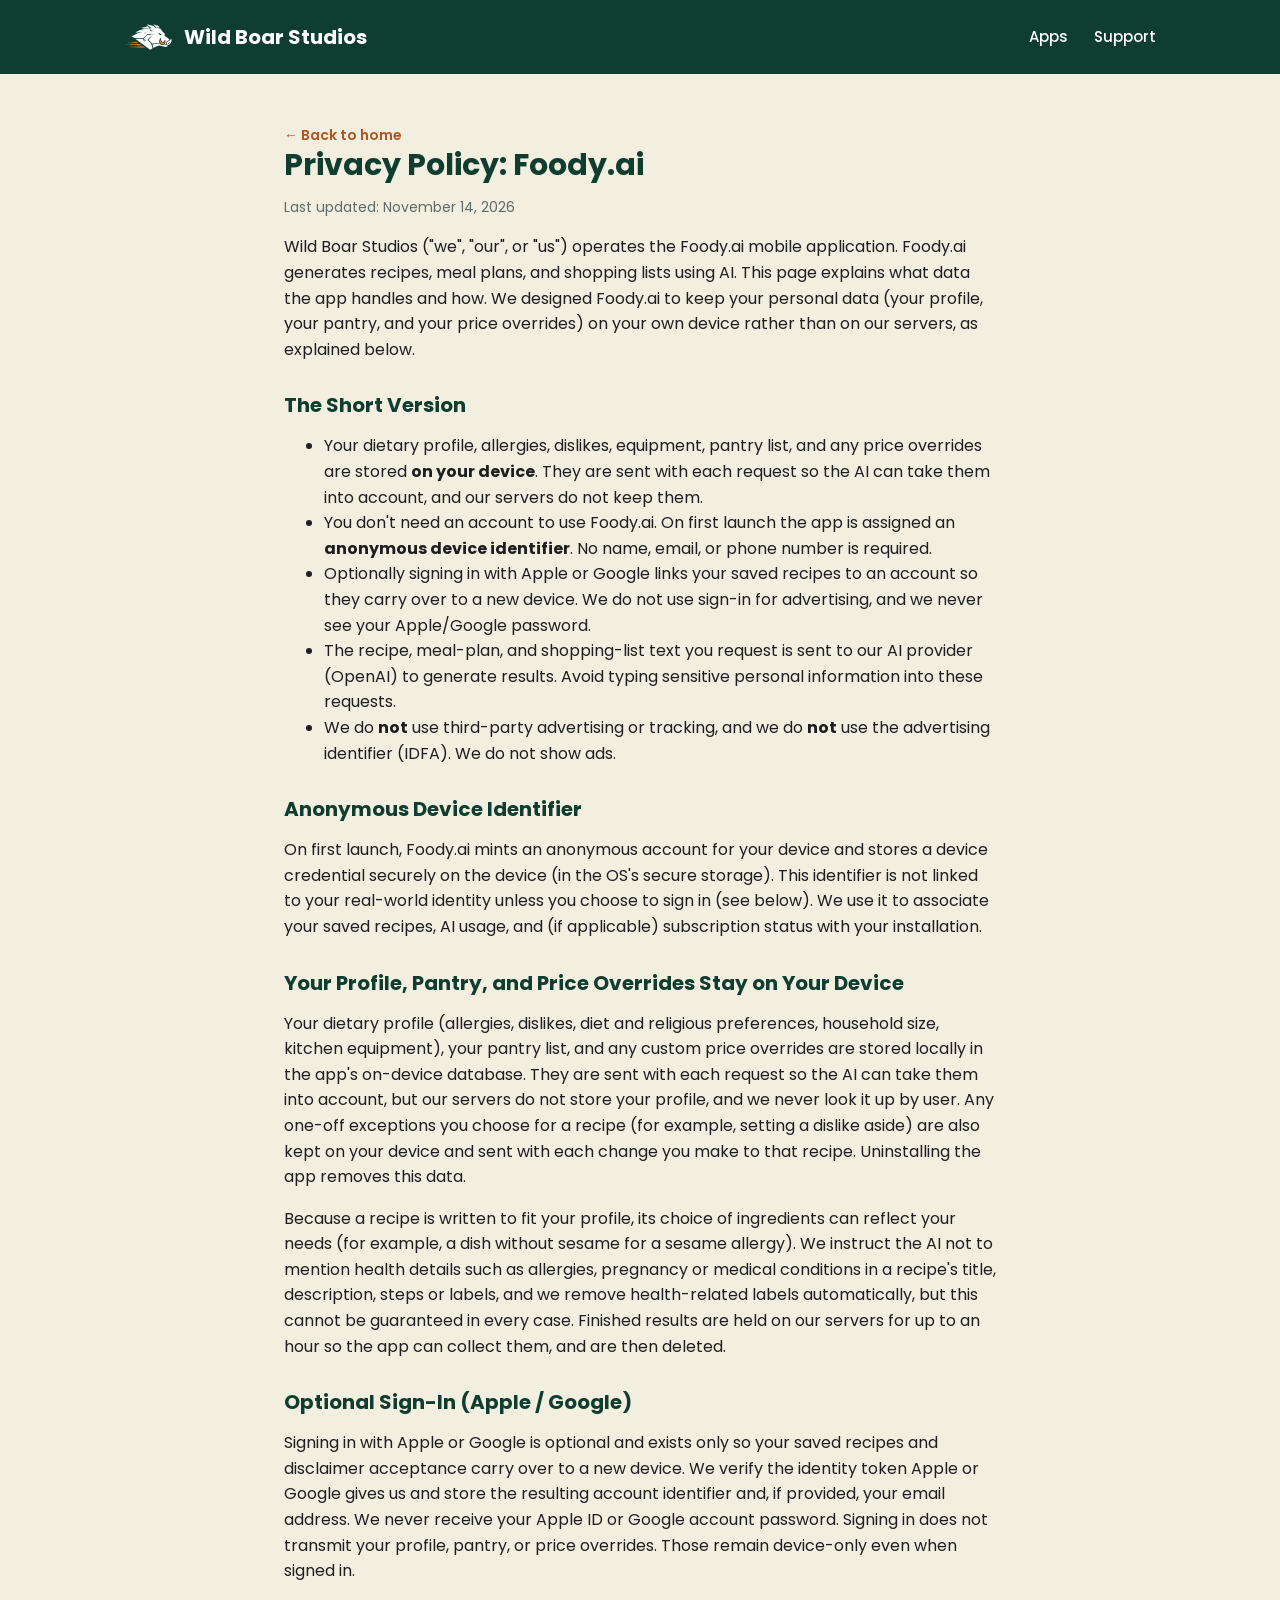
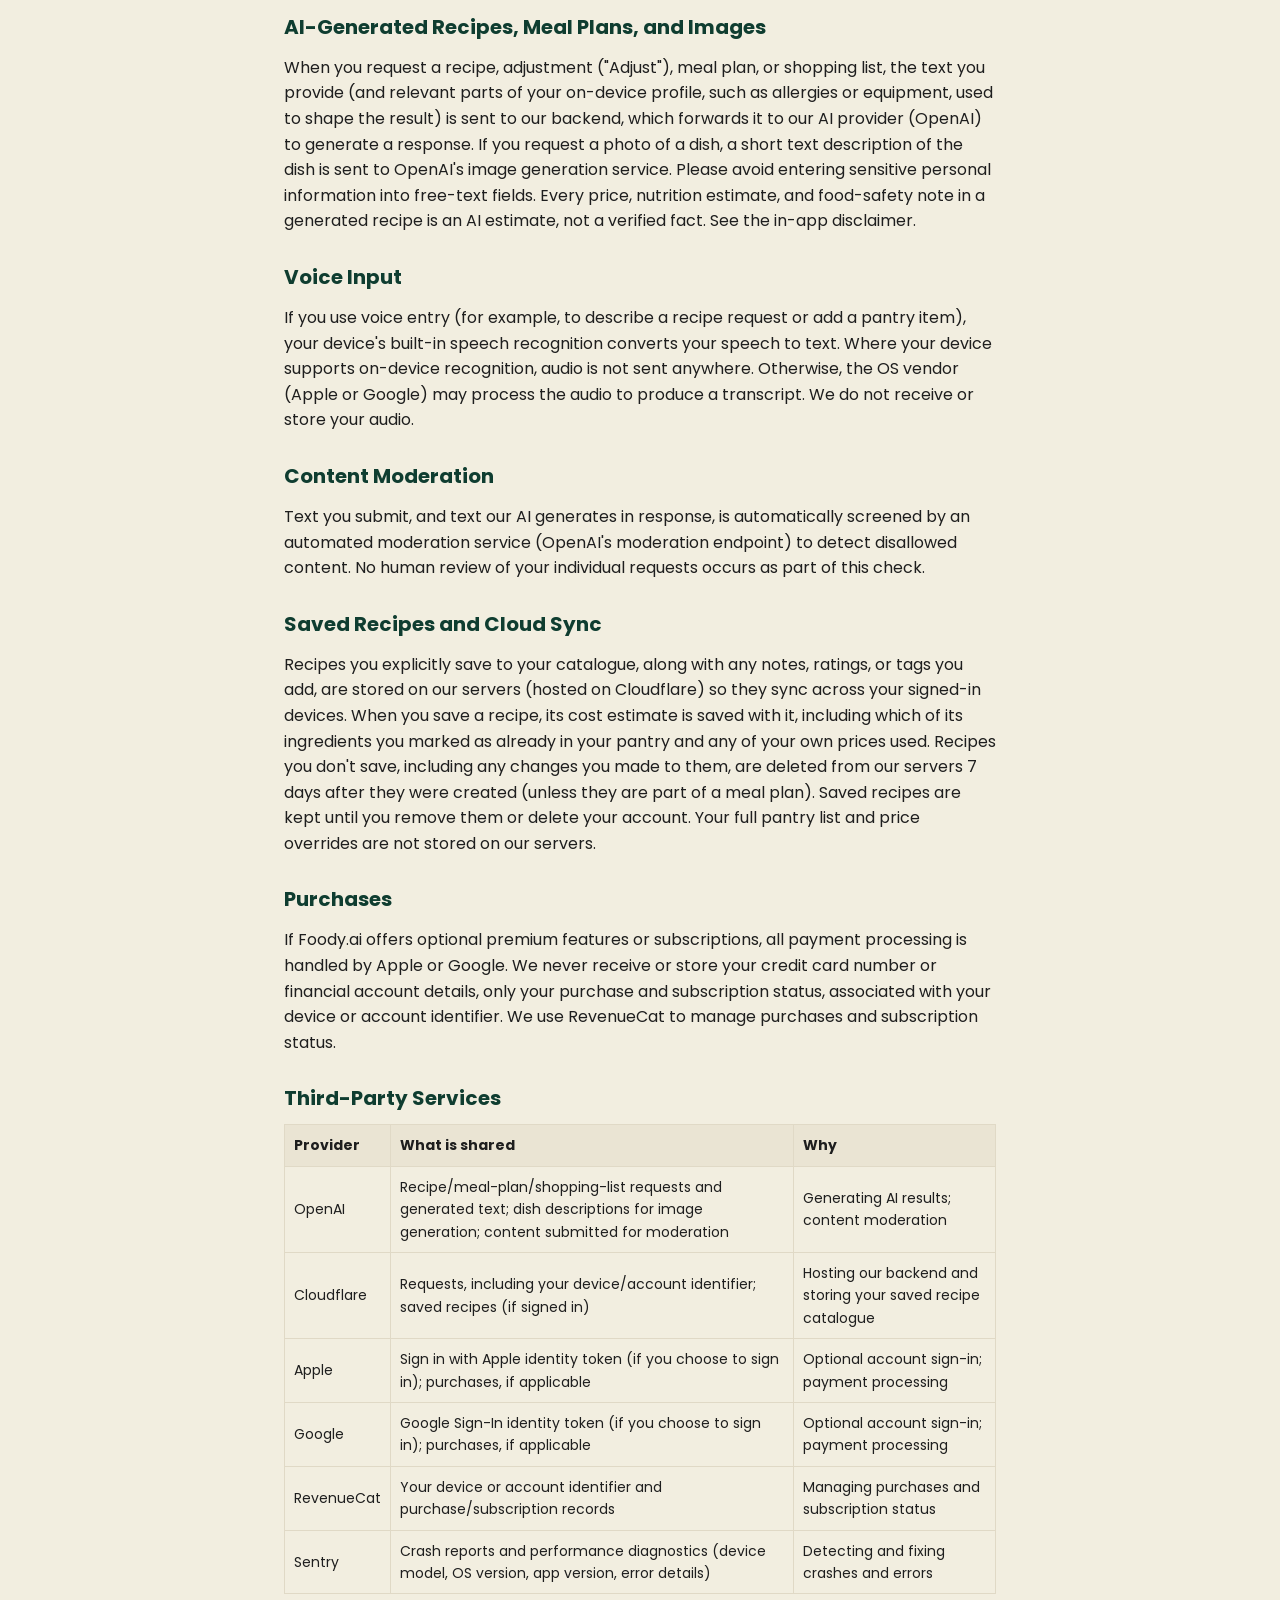
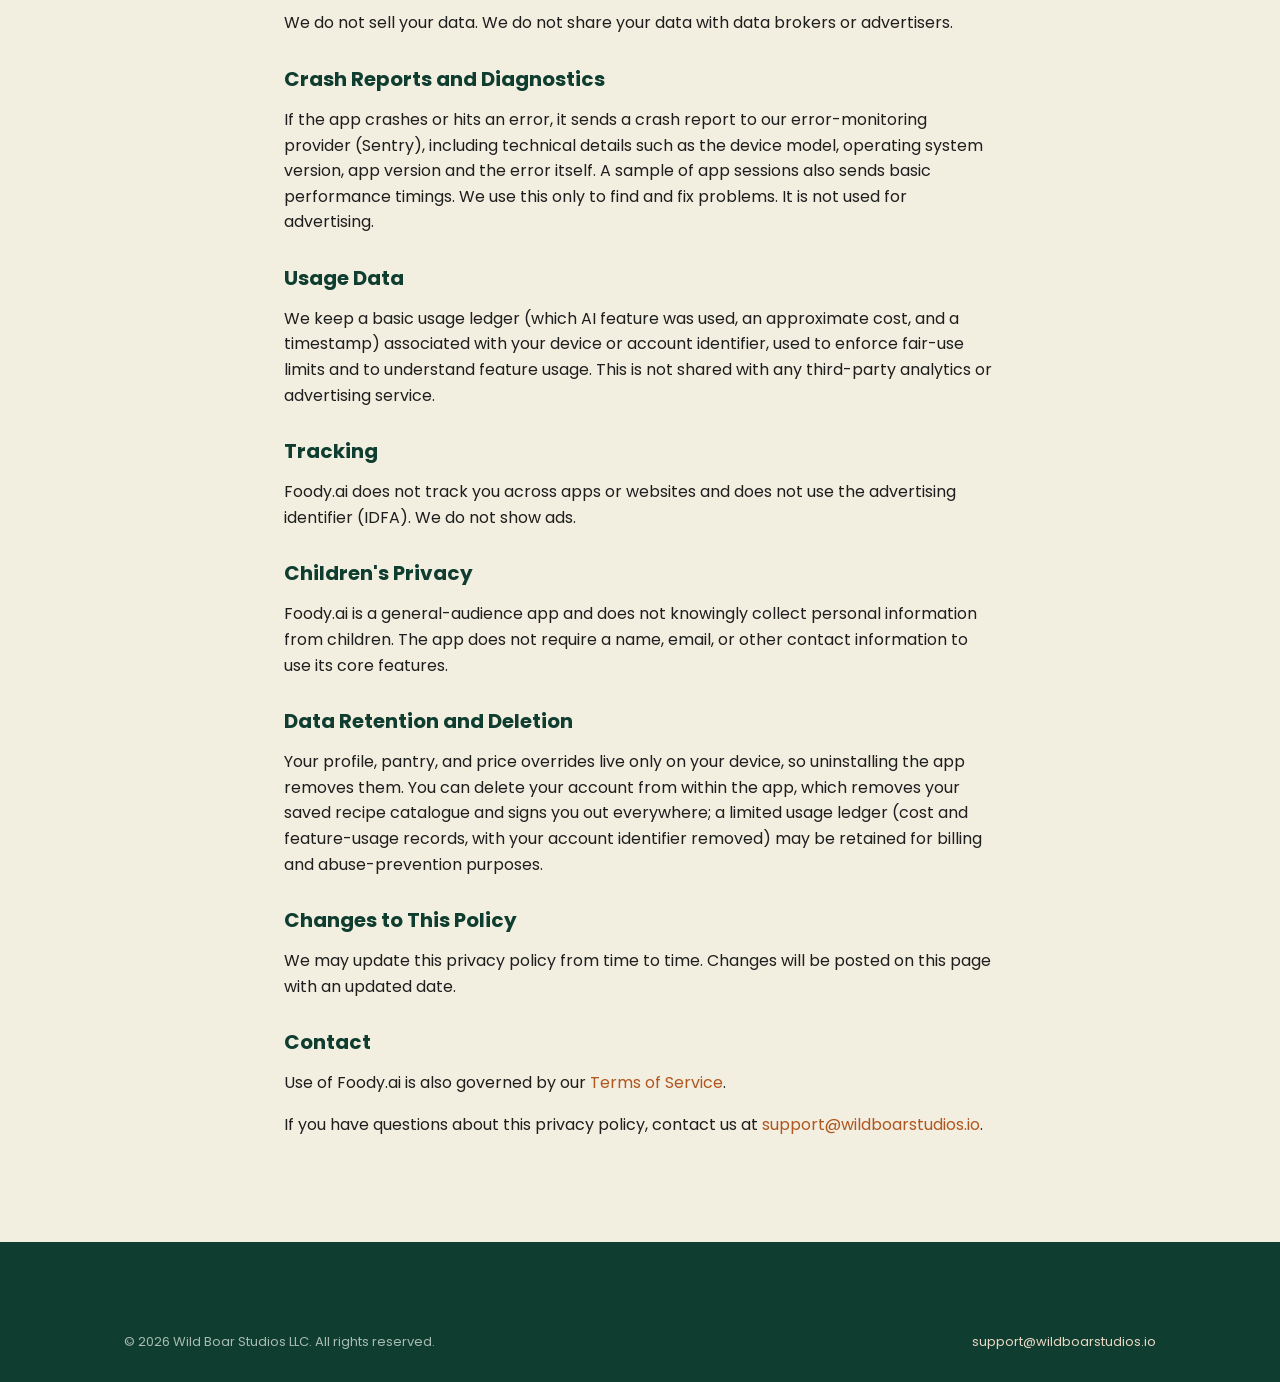
<file: foody/privacy/index.html>
<!DOCTYPE html>
<html lang="en">
<head>
    <meta charset="UTF-8">
    <meta name="viewport" content="width=device-width, initial-scale=1.0">
    <title>Privacy Policy: Foody.ai</title>
    <link rel="icon" href="/assets/favicon.ico" sizes="any">
    <link rel="apple-touch-icon" href="/assets/apple-touch-icon.png">
    <link href="https://fonts.googleapis.com/css2?family=Poppins:wght@400;500;600;700&display=swap" rel="stylesheet">
    <link rel="stylesheet" href="/assets/styles.css">
<script async src="https://www.googletagmanager.com/gtm.js?id=GTM-53DC6RZ4"></script>
<script>
  window.dataLayer = window.dataLayer || [];
  function gtag(){dataLayer.push(arguments);}
  gtag('js', new Date());
</script>
</head>
<body>
<header class="site-header">
  <div class="container nav">
    <a class="brand" href="/"><img src="/assets/boar-head-white.svg" alt="Wild Boar Studios logo"><span>Wild Boar Studios</span></a>
    <nav class="nav-links"><a href="/#apps">Apps</a><a href="/support/">Support</a></nav>
  </div>
</header>
<main class="doc">
    <a class="back" href="/">← Back to home</a>
    <h1>Privacy Policy: Foody.ai</h1>
    <p class="date">Last updated: November 14, 2026</p>

    <p>Wild Boar Studios ("we", "our", or "us") operates the Foody.ai mobile application. Foody.ai generates recipes, meal plans, and shopping lists using AI. This page explains what data the app handles and how. We designed Foody.ai to keep your personal data (your profile, your pantry, and your price overrides) on your own device rather than on our servers, as explained below.</p>

    <h2>The Short Version</h2>
    <ul>
        <li>Your dietary profile, allergies, dislikes, equipment, pantry list, and any price overrides are stored <strong>on your device</strong>. They are sent with each request so the AI can take them into account, and our servers do not keep them.</li>
        <li>You don't need an account to use Foody.ai. On first launch the app is assigned an <strong>anonymous device identifier</strong>. No name, email, or phone number is required.</li>
        <li>Optionally signing in with Apple or Google links your saved recipes to an account so they carry over to a new device. We do not use sign-in for advertising, and we never see your Apple/Google password.</li>
        <li>The recipe, meal-plan, and shopping-list text you request is sent to our AI provider (OpenAI) to generate results. Avoid typing sensitive personal information into these requests.</li>
        <li>We do <strong>not</strong> use third-party advertising or tracking, and we do <strong>not</strong> use the advertising identifier (IDFA). We do not show ads.</li>
    </ul>

    <h2>Anonymous Device Identifier</h2>
    <p>On first launch, Foody.ai mints an anonymous account for your device and stores a device credential securely on the device (in the OS's secure storage). This identifier is not linked to your real-world identity unless you choose to sign in (see below). We use it to associate your saved recipes, AI usage, and (if applicable) subscription status with your installation.</p>

    <h2>Your Profile, Pantry, and Price Overrides Stay on Your Device</h2>
    <p>Your dietary profile (allergies, dislikes, diet and religious preferences, household size, kitchen equipment), your pantry list, and any custom price overrides are stored locally in the app's on-device database. They are sent with each request so the AI can take them into account, but our servers do not store your profile, and we never look it up by user. Any one-off exceptions you choose for a recipe (for example, setting a dislike aside) are also kept on your device and sent with each change you make to that recipe. Uninstalling the app removes this data.</p>
    <p>Because a recipe is written to fit your profile, its choice of ingredients can reflect your needs (for example, a dish without sesame for a sesame allergy). We instruct the AI not to mention health details such as allergies, pregnancy or medical conditions in a recipe's title, description, steps or labels, and we remove health-related labels automatically, but this cannot be guaranteed in every case. Finished results are held on our servers for up to an hour so the app can collect them, and are then deleted.</p>

    <h2>Optional Sign-In (Apple / Google)</h2>
    <p>Signing in with Apple or Google is optional and exists only so your saved recipes and disclaimer acceptance carry over to a new device. We verify the identity token Apple or Google gives us and store the resulting account identifier and, if provided, your email address. We never receive your Apple ID or Google account password. Signing in does not transmit your profile, pantry, or price overrides. Those remain device-only even when signed in.</p>

    <h2>AI-Generated Recipes, Meal Plans, and Images</h2>
    <p>When you request a recipe, adjustment ("Adjust"), meal plan, or shopping list, the text you provide (and relevant parts of your on-device profile, such as allergies or equipment, used to shape the result) is sent to our backend, which forwards it to our AI provider (OpenAI) to generate a response. If you request a photo of a dish, a short text description of the dish is sent to OpenAI's image generation service. Please avoid entering sensitive personal information into free-text fields. Every price, nutrition estimate, and food-safety note in a generated recipe is an AI estimate, not a verified fact. See the in-app disclaimer.</p>

    <h2>Voice Input</h2>
    <p>If you use voice entry (for example, to describe a recipe request or add a pantry item), your device's built-in speech recognition converts your speech to text. Where your device supports on-device recognition, audio is not sent anywhere. Otherwise, the OS vendor (Apple or Google) may process the audio to produce a transcript. We do not receive or store your audio.</p>

    <h2>Content Moderation</h2>
    <p>Text you submit, and text our AI generates in response, is automatically screened by an automated moderation service (OpenAI's moderation endpoint) to detect disallowed content. No human review of your individual requests occurs as part of this check.</p>

    <h2>Saved Recipes and Cloud Sync</h2>
    <p>Recipes you explicitly save to your catalogue, along with any notes, ratings, or tags you add, are stored on our servers (hosted on Cloudflare) so they sync across your signed-in devices. When you save a recipe, its cost estimate is saved with it, including which of its ingredients you marked as already in your pantry and any of your own prices used. Recipes you don't save, including any changes you made to them, are deleted from our servers 7 days after they were created (unless they are part of a meal plan). Saved recipes are kept until you remove them or delete your account. Your full pantry list and price overrides are not stored on our servers.</p>

    <h2>Purchases</h2>
    <p>If Foody.ai offers optional premium features or subscriptions, all payment processing is handled by Apple or Google. We never receive or store your credit card number or financial account details, only your purchase and subscription status, associated with your device or account identifier. We use RevenueCat to manage purchases and subscription status.</p>

    <h2>Third-Party Services</h2>
    <table>
        <tr><th>Provider</th><th>What is shared</th><th>Why</th></tr>
        <tr><td>OpenAI</td><td>Recipe/meal-plan/shopping-list requests and generated text; dish descriptions for image generation; content submitted for moderation</td><td>Generating AI results; content moderation</td></tr>
        <tr><td>Cloudflare</td><td>Requests, including your device/account identifier; saved recipes (if signed in)</td><td>Hosting our backend and storing your saved recipe catalogue</td></tr>
        <tr><td>Apple</td><td>Sign in with Apple identity token (if you choose to sign in); purchases, if applicable</td><td>Optional account sign-in; payment processing</td></tr>
        <tr><td>Google</td><td>Google Sign-In identity token (if you choose to sign in); purchases, if applicable</td><td>Optional account sign-in; payment processing</td></tr>
        <tr><td>RevenueCat</td><td>Your device or account identifier and purchase/subscription records</td><td>Managing purchases and subscription status</td></tr>
        <tr><td>Sentry</td><td>Crash reports and performance diagnostics (device model, OS version, app version, error details)</td><td>Detecting and fixing crashes and errors</td></tr>
    </table>
    <p>We do not sell your data. We do not share your data with data brokers or advertisers.</p>

    <h2>Crash Reports and Diagnostics</h2>
    <p>If the app crashes or hits an error, it sends a crash report to our error-monitoring provider (Sentry), including technical details such as the device model, operating system version, app version and the error itself. A sample of app sessions also sends basic performance timings. We use this only to find and fix problems. It is not used for advertising.</p>
    <h2>Usage Data</h2>
    <p>We keep a basic usage ledger (which AI feature was used, an approximate cost, and a timestamp) associated with your device or account identifier, used to enforce fair-use limits and to understand feature usage. This is not shared with any third-party analytics or advertising service.</p>

    <h2>Tracking</h2>
    <p>Foody.ai does not track you across apps or websites and does not use the advertising identifier (IDFA). We do not show ads.</p>

    <h2>Children's Privacy</h2>
    <p>Foody.ai is a general-audience app and does not knowingly collect personal information from children. The app does not require a name, email, or other contact information to use its core features.</p>

    <h2>Data Retention and Deletion</h2>
    <p>Your profile, pantry, and price overrides live only on your device, so uninstalling the app removes them. You can delete your account from within the app, which removes your saved recipe catalogue and signs you out everywhere; a limited usage ledger (cost and feature-usage records, with your account identifier removed) may be retained for billing and abuse-prevention purposes.</p>

    <h2>Changes to This Policy</h2>
    <p>We may update this privacy policy from time to time. Changes will be posted on this page with an updated date.</p>

    <h2>Contact</h2>
    <p>Use of Foody.ai is also governed by our <a href="/foody/terms/">Terms of Service</a>.</p>
    <p>If you have questions about this privacy policy, contact us at <a href="mailto:support@wildboarstudios.io">support@wildboarstudios.io</a>.</p>
</main>

<footer class="site-footer">
  <div class="container"><div class="footer-legal" style="border-top:none">
    <span>© <span id="yr"></span> Wild Boar Studios LLC. All rights reserved.</span>
    <span><a href="mailto:support@wildboarstudios.io">support@wildboarstudios.io</a></span>
  </div></div>
</footer>
<script>document.getElementById('yr').textContent=new Date().getFullYear();</script>
</body>
</html>
</file>
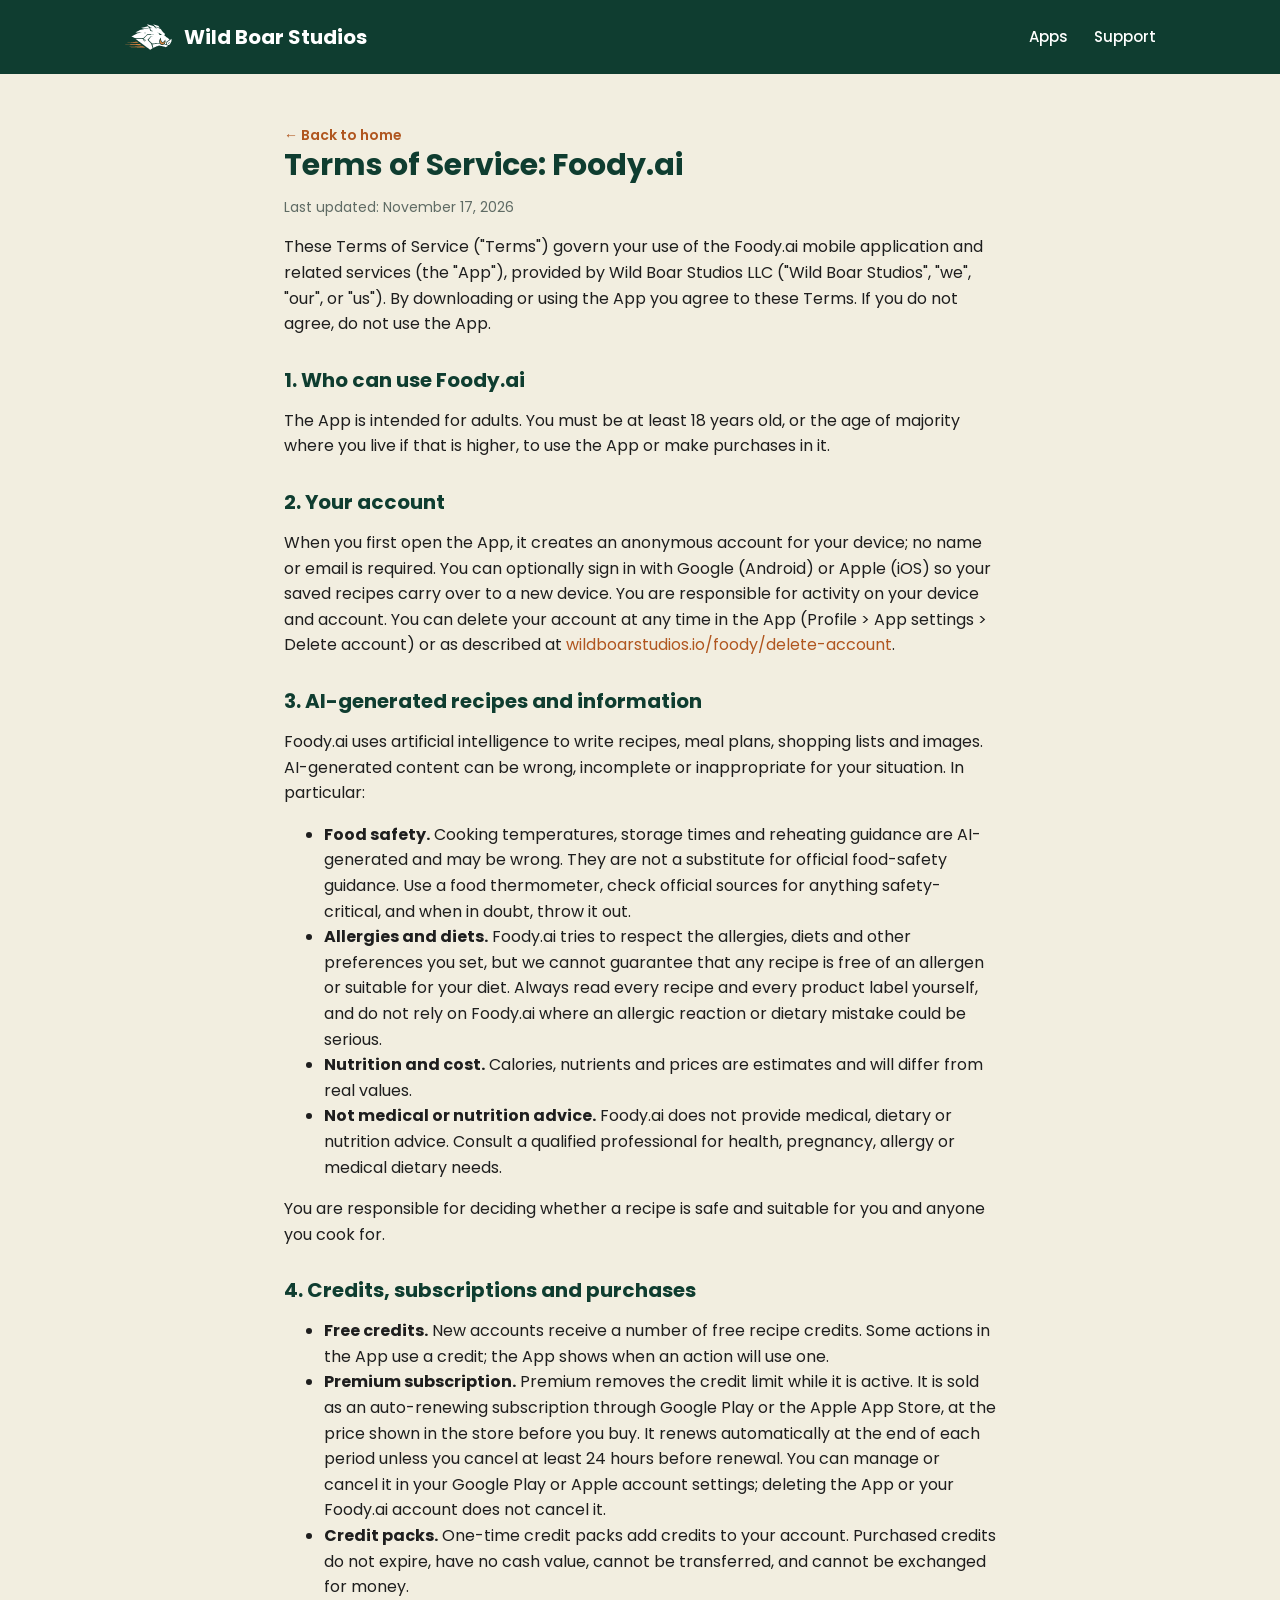
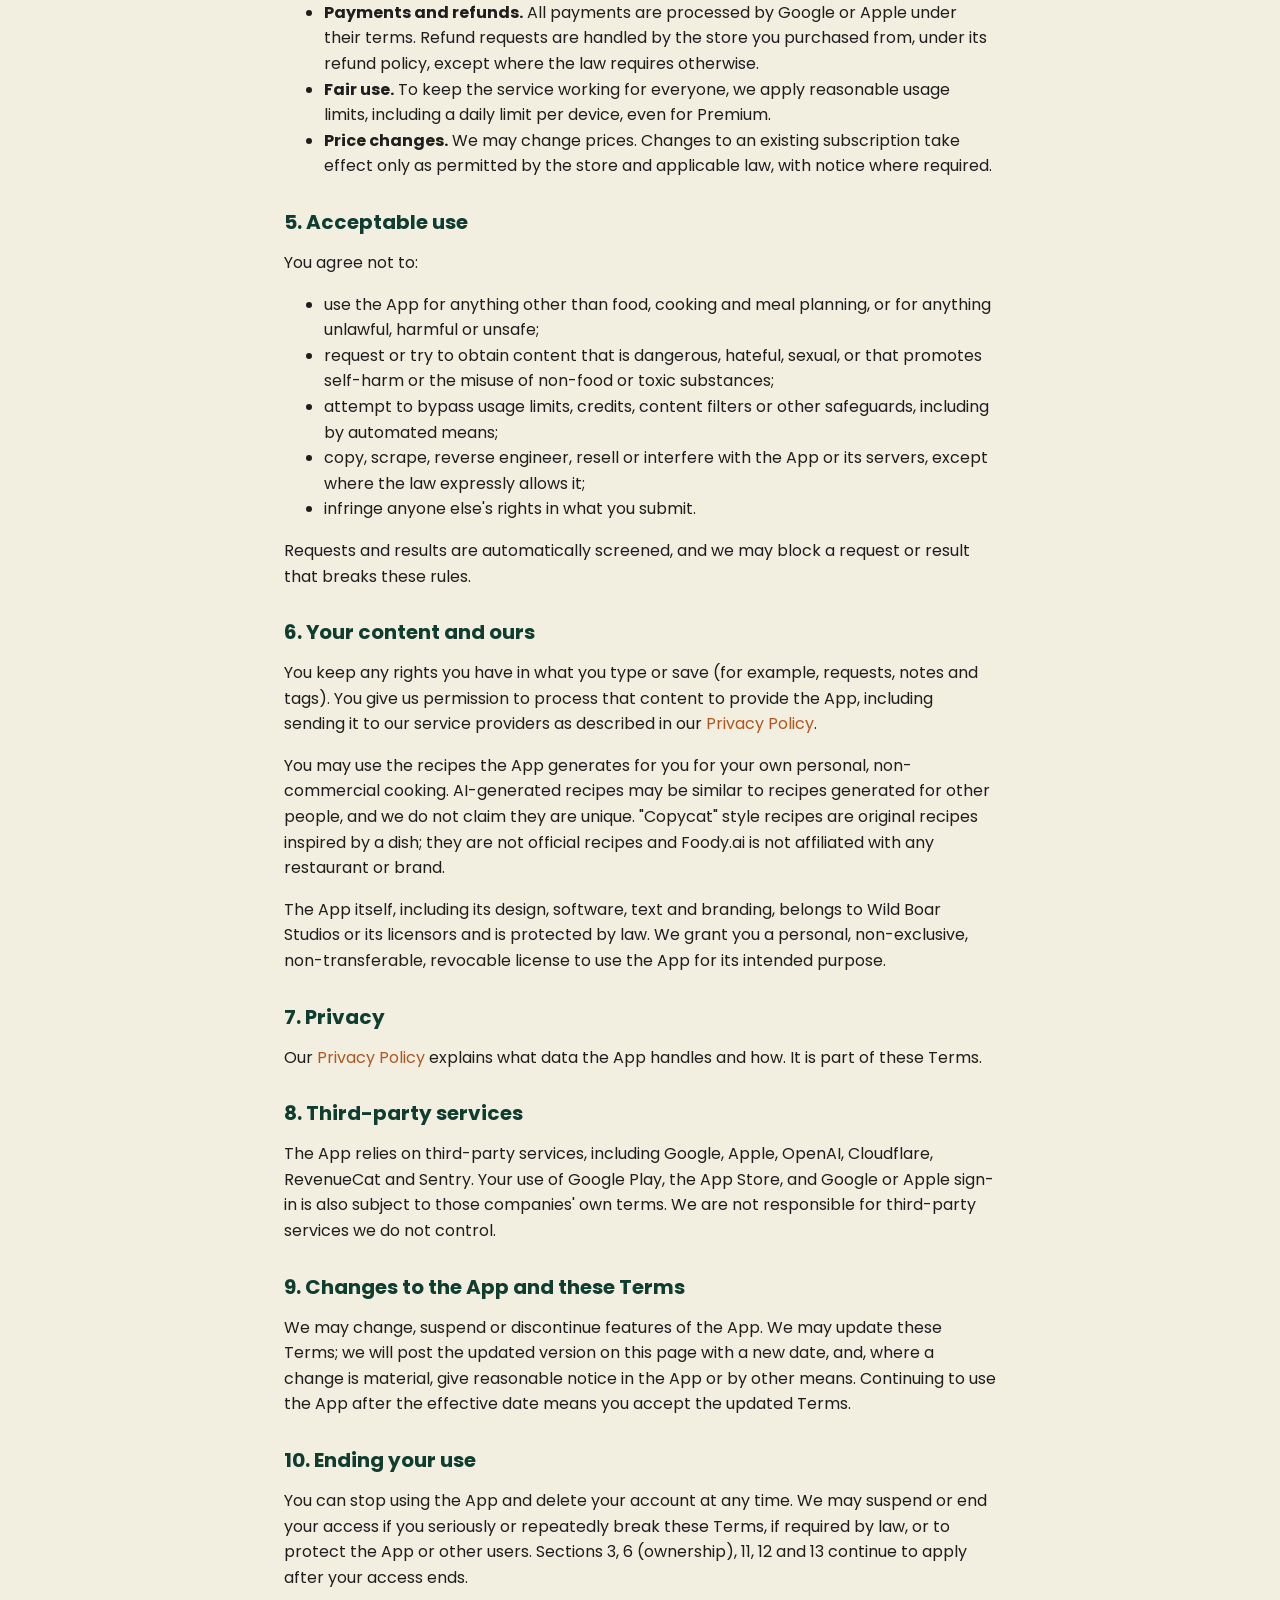
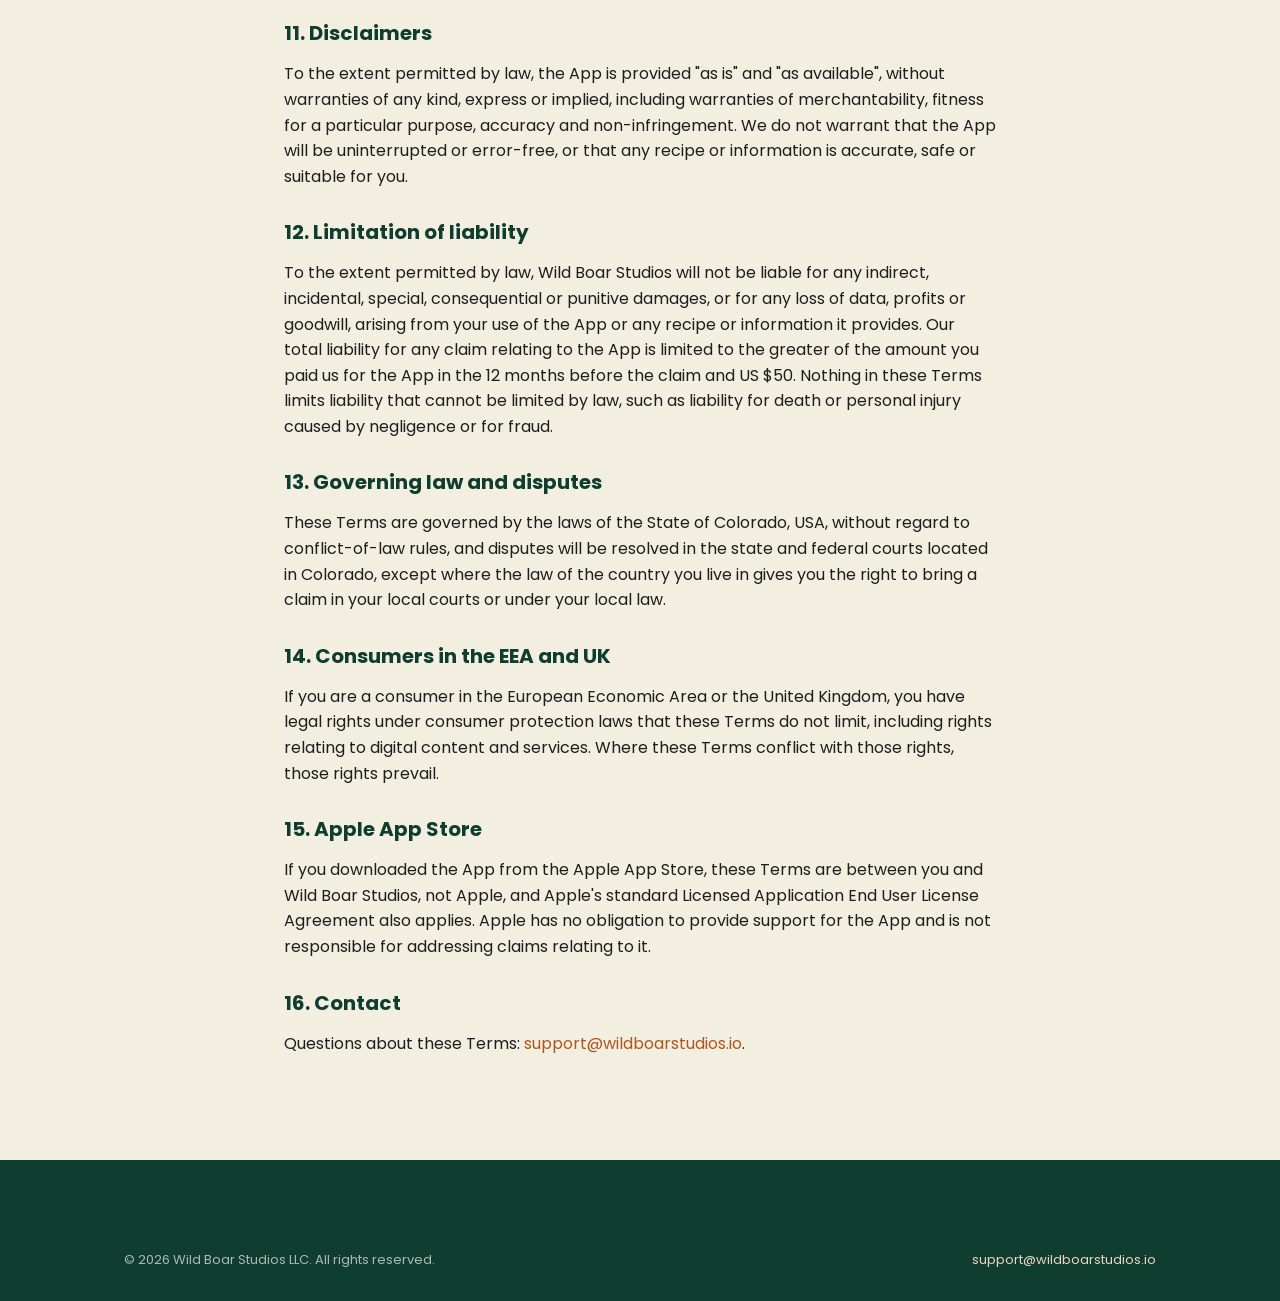
<file: foody/terms/index.html>
<!DOCTYPE html>
<html lang="en">
<head>
    <meta charset="UTF-8">
    <meta name="viewport" content="width=device-width, initial-scale=1.0">
    <title>Terms of Service: Foody.ai</title>
    <link rel="icon" href="/assets/favicon.ico" sizes="any">
    <link rel="apple-touch-icon" href="/assets/apple-touch-icon.png">
    <link href="https://fonts.googleapis.com/css2?family=Poppins:wght@400;500;600;700&display=swap" rel="stylesheet">
    <link rel="stylesheet" href="/assets/styles.css">
<script async src="https://www.googletagmanager.com/gtm.js?id=GTM-53DC6RZ4"></script>
<script>
  window.dataLayer = window.dataLayer || [];
  function gtag(){dataLayer.push(arguments);}
  gtag('js', new Date());
</script>
</head>
<body>
<header class="site-header">
  <div class="container nav">
    <a class="brand" href="/"><img src="/assets/boar-head-white.svg" alt="Wild Boar Studios logo"><span>Wild Boar Studios</span></a>
    <nav class="nav-links"><a href="/#apps">Apps</a><a href="/support/">Support</a></nav>
  </div>
</header>
<main class="doc">
    <a class="back" href="/">← Back to home</a>
    <h1>Terms of Service: Foody.ai</h1>
    <p class="date">Last updated: November 17, 2026</p>

    <p>These Terms of Service ("Terms") govern your use of the Foody.ai mobile application and related services (the "App"), provided by Wild Boar Studios LLC ("Wild Boar Studios", "we", "our", or "us"). By downloading or using the App you agree to these Terms. If you do not agree, do not use the App.</p>

    <h2>1. Who can use Foody.ai</h2>
    <p>The App is intended for adults. You must be at least 18 years old, or the age of majority where you live if that is higher, to use the App or make purchases in it.</p>

    <h2>2. Your account</h2>
    <p>When you first open the App, it creates an anonymous account for your device; no name or email is required. You can optionally sign in with Google (Android) or Apple (iOS) so your saved recipes carry over to a new device. You are responsible for activity on your device and account. You can delete your account at any time in the App (Profile &gt; App settings &gt; Delete account) or as described at <a href="/foody/delete-account/">wildboarstudios.io/foody/delete-account</a>.</p>

    <h2>3. AI-generated recipes and information</h2>
    <p>Foody.ai uses artificial intelligence to write recipes, meal plans, shopping lists and images. AI-generated content can be wrong, incomplete or inappropriate for your situation. In particular:</p>
    <ul>
        <li><strong>Food safety.</strong> Cooking temperatures, storage times and reheating guidance are AI-generated and may be wrong. They are not a substitute for official food-safety guidance. Use a food thermometer, check official sources for anything safety-critical, and when in doubt, throw it out.</li>
        <li><strong>Allergies and diets.</strong> Foody.ai tries to respect the allergies, diets and other preferences you set, but we cannot guarantee that any recipe is free of an allergen or suitable for your diet. Always read every recipe and every product label yourself, and do not rely on Foody.ai where an allergic reaction or dietary mistake could be serious.</li>
        <li><strong>Nutrition and cost.</strong> Calories, nutrients and prices are estimates and will differ from real values.</li>
        <li><strong>Not medical or nutrition advice.</strong> Foody.ai does not provide medical, dietary or nutrition advice. Consult a qualified professional for health, pregnancy, allergy or medical dietary needs.</li>
    </ul>
    <p>You are responsible for deciding whether a recipe is safe and suitable for you and anyone you cook for.</p>

    <h2>4. Credits, subscriptions and purchases</h2>
    <ul>
        <li><strong>Free credits.</strong> New accounts receive a number of free recipe credits. Some actions in the App use a credit; the App shows when an action will use one.</li>
        <li><strong>Premium subscription.</strong> Premium removes the credit limit while it is active. It is sold as an auto-renewing subscription through Google Play or the Apple App Store, at the price shown in the store before you buy. It renews automatically at the end of each period unless you cancel at least 24 hours before renewal. You can manage or cancel it in your Google Play or Apple account settings; deleting the App or your Foody.ai account does not cancel it.</li>
        <li><strong>Credit packs.</strong> One-time credit packs add credits to your account. Purchased credits do not expire, have no cash value, cannot be transferred, and cannot be exchanged for money.</li>
        <li><strong>Payments and refunds.</strong> All payments are processed by Google or Apple under their terms. Refund requests are handled by the store you purchased from, under its refund policy, except where the law requires otherwise.</li>
        <li><strong>Fair use.</strong> To keep the service working for everyone, we apply reasonable usage limits, including a daily limit per device, even for Premium.</li>
        <li><strong>Price changes.</strong> We may change prices. Changes to an existing subscription take effect only as permitted by the store and applicable law, with notice where required.</li>
    </ul>

    <h2>5. Acceptable use</h2>
    <p>You agree not to:</p>
    <ul>
        <li>use the App for anything other than food, cooking and meal planning, or for anything unlawful, harmful or unsafe;</li>
        <li>request or try to obtain content that is dangerous, hateful, sexual, or that promotes self-harm or the misuse of non-food or toxic substances;</li>
        <li>attempt to bypass usage limits, credits, content filters or other safeguards, including by automated means;</li>
        <li>copy, scrape, reverse engineer, resell or interfere with the App or its servers, except where the law expressly allows it;</li>
        <li>infringe anyone else's rights in what you submit.</li>
    </ul>
    <p>Requests and results are automatically screened, and we may block a request or result that breaks these rules.</p>

    <h2>6. Your content and ours</h2>
    <p>You keep any rights you have in what you type or save (for example, requests, notes and tags). You give us permission to process that content to provide the App, including sending it to our service providers as described in our <a href="/foody/privacy/">Privacy Policy</a>.</p>
    <p>You may use the recipes the App generates for you for your own personal, non-commercial cooking. AI-generated recipes may be similar to recipes generated for other people, and we do not claim they are unique. "Copycat" style recipes are original recipes inspired by a dish; they are not official recipes and Foody.ai is not affiliated with any restaurant or brand.</p>
    <p>The App itself, including its design, software, text and branding, belongs to Wild Boar Studios or its licensors and is protected by law. We grant you a personal, non-exclusive, non-transferable, revocable license to use the App for its intended purpose.</p>

    <h2>7. Privacy</h2>
    <p>Our <a href="/foody/privacy/">Privacy Policy</a> explains what data the App handles and how. It is part of these Terms.</p>

    <h2>8. Third-party services</h2>
    <p>The App relies on third-party services, including Google, Apple, OpenAI, Cloudflare, RevenueCat and Sentry. Your use of Google Play, the App Store, and Google or Apple sign-in is also subject to those companies' own terms. We are not responsible for third-party services we do not control.</p>

    <h2>9. Changes to the App and these Terms</h2>
    <p>We may change, suspend or discontinue features of the App. We may update these Terms; we will post the updated version on this page with a new date, and, where a change is material, give reasonable notice in the App or by other means. Continuing to use the App after the effective date means you accept the updated Terms.</p>

    <h2>10. Ending your use</h2>
    <p>You can stop using the App and delete your account at any time. We may suspend or end your access if you seriously or repeatedly break these Terms, if required by law, or to protect the App or other users. Sections 3, 6 (ownership), 11, 12 and 13 continue to apply after your access ends.</p>

    <h2>11. Disclaimers</h2>
    <p>To the extent permitted by law, the App is provided "as is" and "as available", without warranties of any kind, express or implied, including warranties of merchantability, fitness for a particular purpose, accuracy and non-infringement. We do not warrant that the App will be uninterrupted or error-free, or that any recipe or information is accurate, safe or suitable for you.</p>

    <h2>12. Limitation of liability</h2>
    <p>To the extent permitted by law, Wild Boar Studios will not be liable for any indirect, incidental, special, consequential or punitive damages, or for any loss of data, profits or goodwill, arising from your use of the App or any recipe or information it provides. Our total liability for any claim relating to the App is limited to the greater of the amount you paid us for the App in the 12 months before the claim and US $50. Nothing in these Terms limits liability that cannot be limited by law, such as liability for death or personal injury caused by negligence or for fraud.</p>

    <h2>13. Governing law and disputes</h2>
    <p>These Terms are governed by the laws of the State of Colorado, USA, without regard to conflict-of-law rules, and disputes will be resolved in the state and federal courts located in Colorado, except where the law of the country you live in gives you the right to bring a claim in your local courts or under your local law.</p>

    <h2>14. Consumers in the EEA and UK</h2>
    <p>If you are a consumer in the European Economic Area or the United Kingdom, you have legal rights under consumer protection laws that these Terms do not limit, including rights relating to digital content and services. Where these Terms conflict with those rights, those rights prevail.</p>

    <h2>15. Apple App Store</h2>
    <p>If you downloaded the App from the Apple App Store, these Terms are between you and Wild Boar Studios, not Apple, and Apple's standard Licensed Application End User License Agreement also applies. Apple has no obligation to provide support for the App and is not responsible for addressing claims relating to it.</p>

    <h2>16. Contact</h2>
    <p>Questions about these Terms: <a href="mailto:support@wildboarstudios.io">support@wildboarstudios.io</a>.</p>
</main>

<footer class="site-footer">
  <div class="container"><div class="footer-legal" style="border-top:none">
    <span>© <span id="yr"></span> Wild Boar Studios LLC. All rights reserved.</span>
    <span><a href="mailto:support@wildboarstudios.io">support@wildboarstudios.io</a></span>
  </div></div>
</footer>
<script>document.getElementById('yr').textContent=new Date().getFullYear();</script>
</body>
</html>
</file>
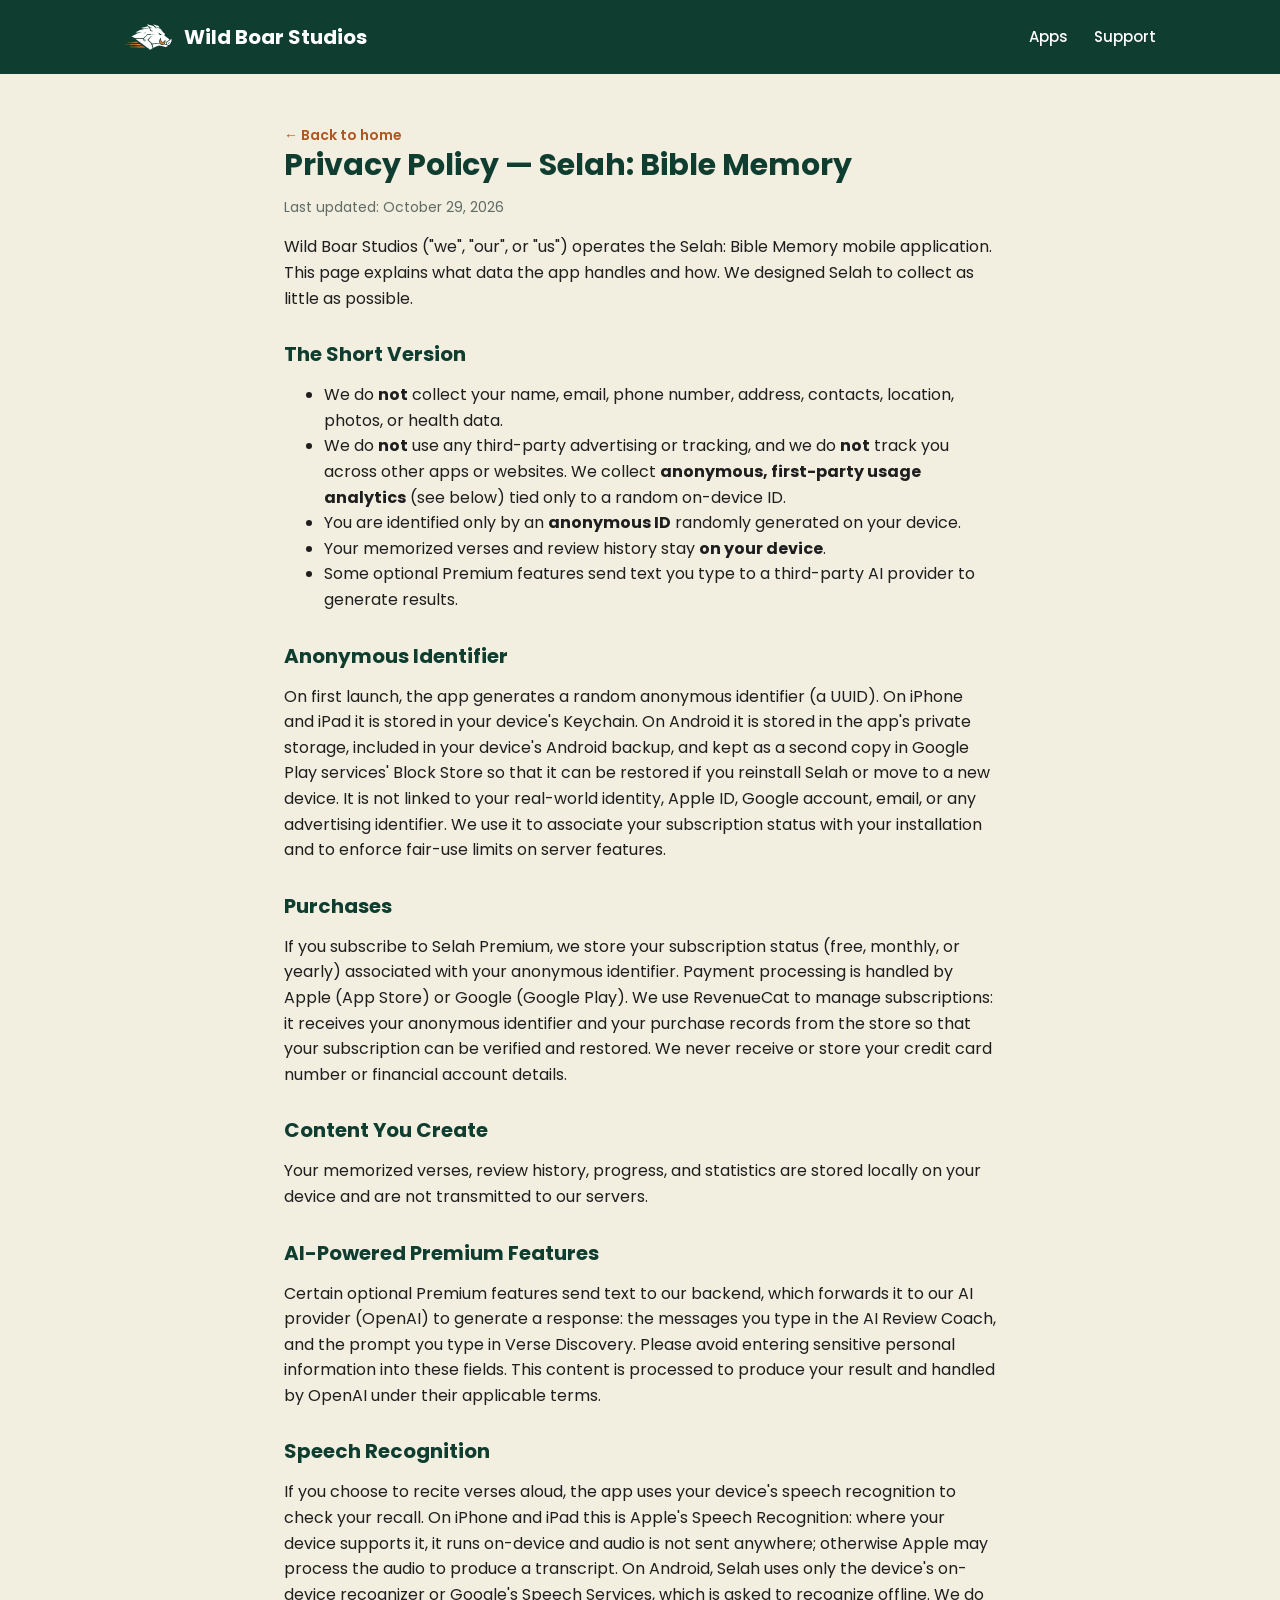
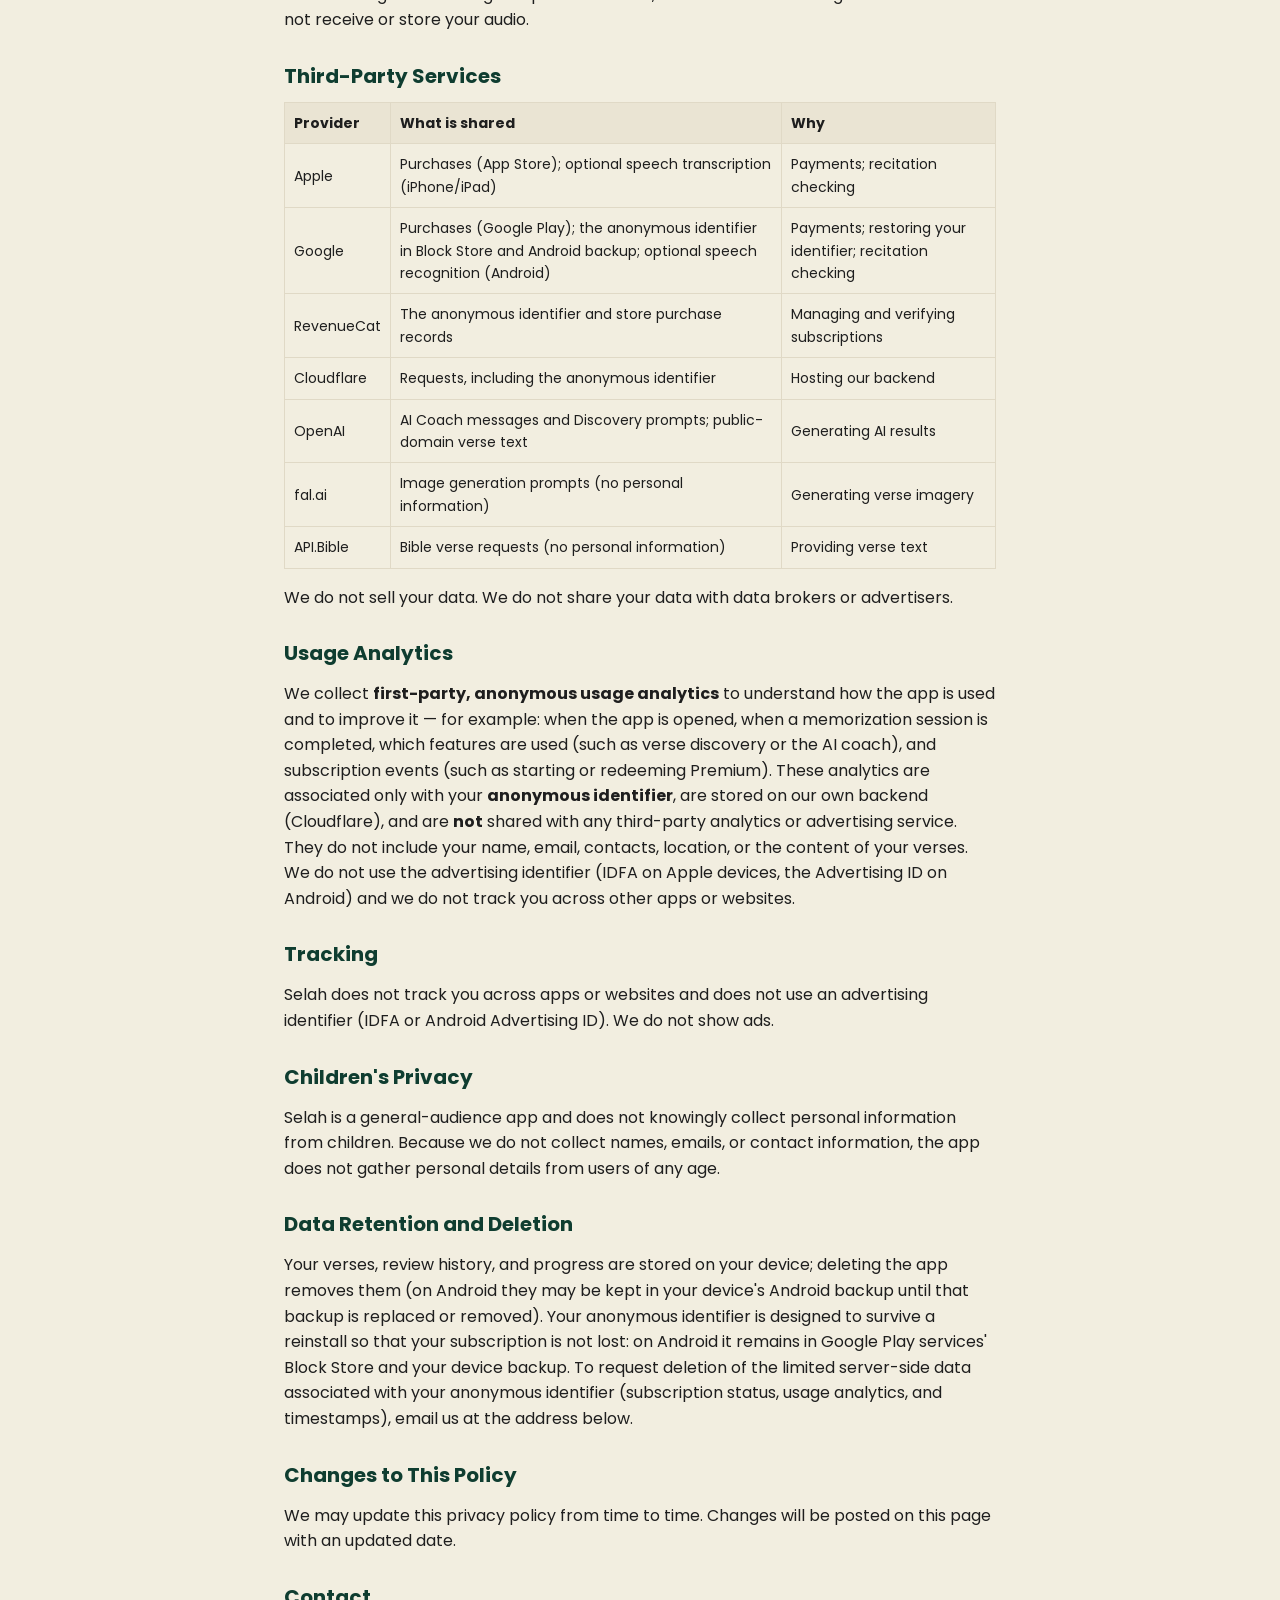
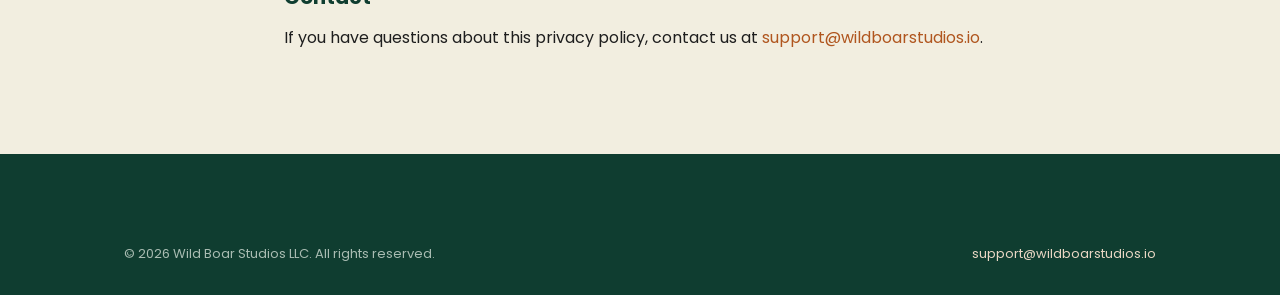
<file: selah/privacy/index.html>
<!DOCTYPE html>
<html lang="en">
<head>
    <meta charset="UTF-8">
    <meta name="viewport" content="width=device-width, initial-scale=1.0">
    <title>Privacy Policy — Selah: Bible Memory</title>
    <link rel="icon" href="/assets/favicon.ico" sizes="any">
    <link rel="apple-touch-icon" href="/assets/apple-touch-icon.png">
    <link href="https://fonts.googleapis.com/css2?family=Poppins:wght@400;500;600;700&display=swap" rel="stylesheet">
    <link rel="stylesheet" href="/assets/styles.css">
<script async src="https://www.googletagmanager.com/gtm.js?id=GTM-53DC6RZ4"></script>
<script>
  window.dataLayer = window.dataLayer || [];
  function gtag(){dataLayer.push(arguments);}
  gtag('js', new Date());
</script>
</head>
<body>
<header class="site-header">
  <div class="container nav">
    <a class="brand" href="/"><img src="/assets/boar-head-white.svg" alt="Wild Boar Studios logo"><span>Wild Boar Studios</span></a>
    <nav class="nav-links"><a href="/#apps">Apps</a><a href="/support/">Support</a></nav>
  </div>
</header>
<main class="doc">
    <a class="back" href="/">← Back to home</a>
    <h1>Privacy Policy — Selah: Bible Memory</h1>
    <p class="date">Last updated: October 29, 2026</p>

    <p>Wild Boar Studios ("we", "our", or "us") operates the Selah: Bible Memory mobile application. This page explains what data the app handles and how. We designed Selah to collect as little as possible.</p>

    <h2>The Short Version</h2>
    <ul>
        <li>We do <strong>not</strong> collect your name, email, phone number, address, contacts, location, photos, or health data.</li>
        <li>We do <strong>not</strong> use any third-party advertising or tracking, and we do <strong>not</strong> track you across other apps or websites. We collect <strong>anonymous, first-party usage analytics</strong> (see below) tied only to a random on-device ID.</li>
        <li>You are identified only by an <strong>anonymous ID</strong> randomly generated on your device.</li>
        <li>Your memorized verses and review history stay <strong>on your device</strong>.</li>
        <li>Some optional Premium features send text you type to a third-party AI provider to generate results.</li>
    </ul>

    <h2>Anonymous Identifier</h2>
    <p>On first launch, the app generates a random anonymous identifier (a UUID). On iPhone and iPad it is stored in your device's Keychain. On Android it is stored in the app's private storage, included in your device's Android backup, and kept as a second copy in Google Play services' Block Store so that it can be restored if you reinstall Selah or move to a new device. It is not linked to your real-world identity, Apple ID, Google account, email, or any advertising identifier. We use it to associate your subscription status with your installation and to enforce fair-use limits on server features.</p>

    <h2>Purchases</h2>
    <p>If you subscribe to Selah Premium, we store your subscription status (free, monthly, or yearly) associated with your anonymous identifier. Payment processing is handled by Apple (App Store) or Google (Google Play). We use RevenueCat to manage subscriptions: it receives your anonymous identifier and your purchase records from the store so that your subscription can be verified and restored. We never receive or store your credit card number or financial account details.</p>

    <h2>Content You Create</h2>
    <p>Your memorized verses, review history, progress, and statistics are stored locally on your device and are not transmitted to our servers.</p>

    <h2>AI-Powered Premium Features</h2>
    <p>Certain optional Premium features send text to our backend, which forwards it to our AI provider (OpenAI) to generate a response: the messages you type in the AI Review Coach, and the prompt you type in Verse Discovery. Please avoid entering sensitive personal information into these fields. This content is processed to produce your result and handled by OpenAI under their applicable terms.</p>

    <h2>Speech Recognition</h2>
    <p>If you choose to recite verses aloud, the app uses your device's speech recognition to check your recall. On iPhone and iPad this is Apple's Speech Recognition: where your device supports it, it runs on-device and audio is not sent anywhere; otherwise Apple may process the audio to produce a transcript. On Android, Selah uses only the device's on-device recognizer or Google's Speech Services, which is asked to recognize offline. We do not receive or store your audio.</p>

    <h2>Third-Party Services</h2>
    <table>
        <tr><th>Provider</th><th>What is shared</th><th>Why</th></tr>
        <tr><td>Apple</td><td>Purchases (App Store); optional speech transcription (iPhone/iPad)</td><td>Payments; recitation checking</td></tr>
        <tr><td>Google</td><td>Purchases (Google Play); the anonymous identifier in Block Store and Android backup; optional speech recognition (Android)</td><td>Payments; restoring your identifier; recitation checking</td></tr>
        <tr><td>RevenueCat</td><td>The anonymous identifier and store purchase records</td><td>Managing and verifying subscriptions</td></tr>
        <tr><td>Cloudflare</td><td>Requests, including the anonymous identifier</td><td>Hosting our backend</td></tr>
        <tr><td>OpenAI</td><td>AI Coach messages and Discovery prompts; public-domain verse text</td><td>Generating AI results</td></tr>
        <tr><td>fal.ai</td><td>Image generation prompts (no personal information)</td><td>Generating verse imagery</td></tr>
        <tr><td>API.Bible</td><td>Bible verse requests (no personal information)</td><td>Providing verse text</td></tr>
    </table>
    <p>We do not sell your data. We do not share your data with data brokers or advertisers.</p>

    <h2>Usage Analytics</h2>
    <p>We collect <strong>first-party, anonymous usage analytics</strong> to understand how the app is used and to improve it — for example: when the app is opened, when a memorization session is completed, which features are used (such as verse discovery or the AI coach), and subscription events (such as starting or redeeming Premium). These analytics are associated only with your <strong>anonymous identifier</strong>, are stored on our own backend (Cloudflare), and are <strong>not</strong> shared with any third-party analytics or advertising service. They do not include your name, email, contacts, location, or the content of your verses. We do not use the advertising identifier (IDFA on Apple devices, the Advertising ID on Android) and we do not track you across other apps or websites.</p>

    <h2>Tracking</h2>
    <p>Selah does not track you across apps or websites and does not use an advertising identifier (IDFA or Android Advertising ID). We do not show ads.</p>

    <h2>Children's Privacy</h2>
    <p>Selah is a general-audience app and does not knowingly collect personal information from children. Because we do not collect names, emails, or contact information, the app does not gather personal details from users of any age.</p>

    <h2>Data Retention and Deletion</h2>
    <p>Your verses, review history, and progress are stored on your device; deleting the app removes them (on Android they may be kept in your device's Android backup until that backup is replaced or removed). Your anonymous identifier is designed to survive a reinstall so that your subscription is not lost: on Android it remains in Google Play services' Block Store and your device backup. To request deletion of the limited server-side data associated with your anonymous identifier (subscription status, usage analytics, and timestamps), email us at the address below.</p>

    <h2>Changes to This Policy</h2>
    <p>We may update this privacy policy from time to time. Changes will be posted on this page with an updated date.</p>

    <h2>Contact</h2>
    <p>If you have questions about this privacy policy, contact us at <a href="mailto:support@wildboarstudios.io">support@wildboarstudios.io</a>.</p>
</main>

<footer class="site-footer">
  <div class="container"><div class="footer-legal" style="border-top:none">
    <span>© <span id="yr"></span> Wild Boar Studios LLC. All rights reserved.</span>
    <span><a href="mailto:support@wildboarstudios.io">support@wildboarstudios.io</a></span>
  </div></div>
</footer>
<script>document.getElementById('yr').textContent=new Date().getFullYear();</script>
</body>
</html>
</file>
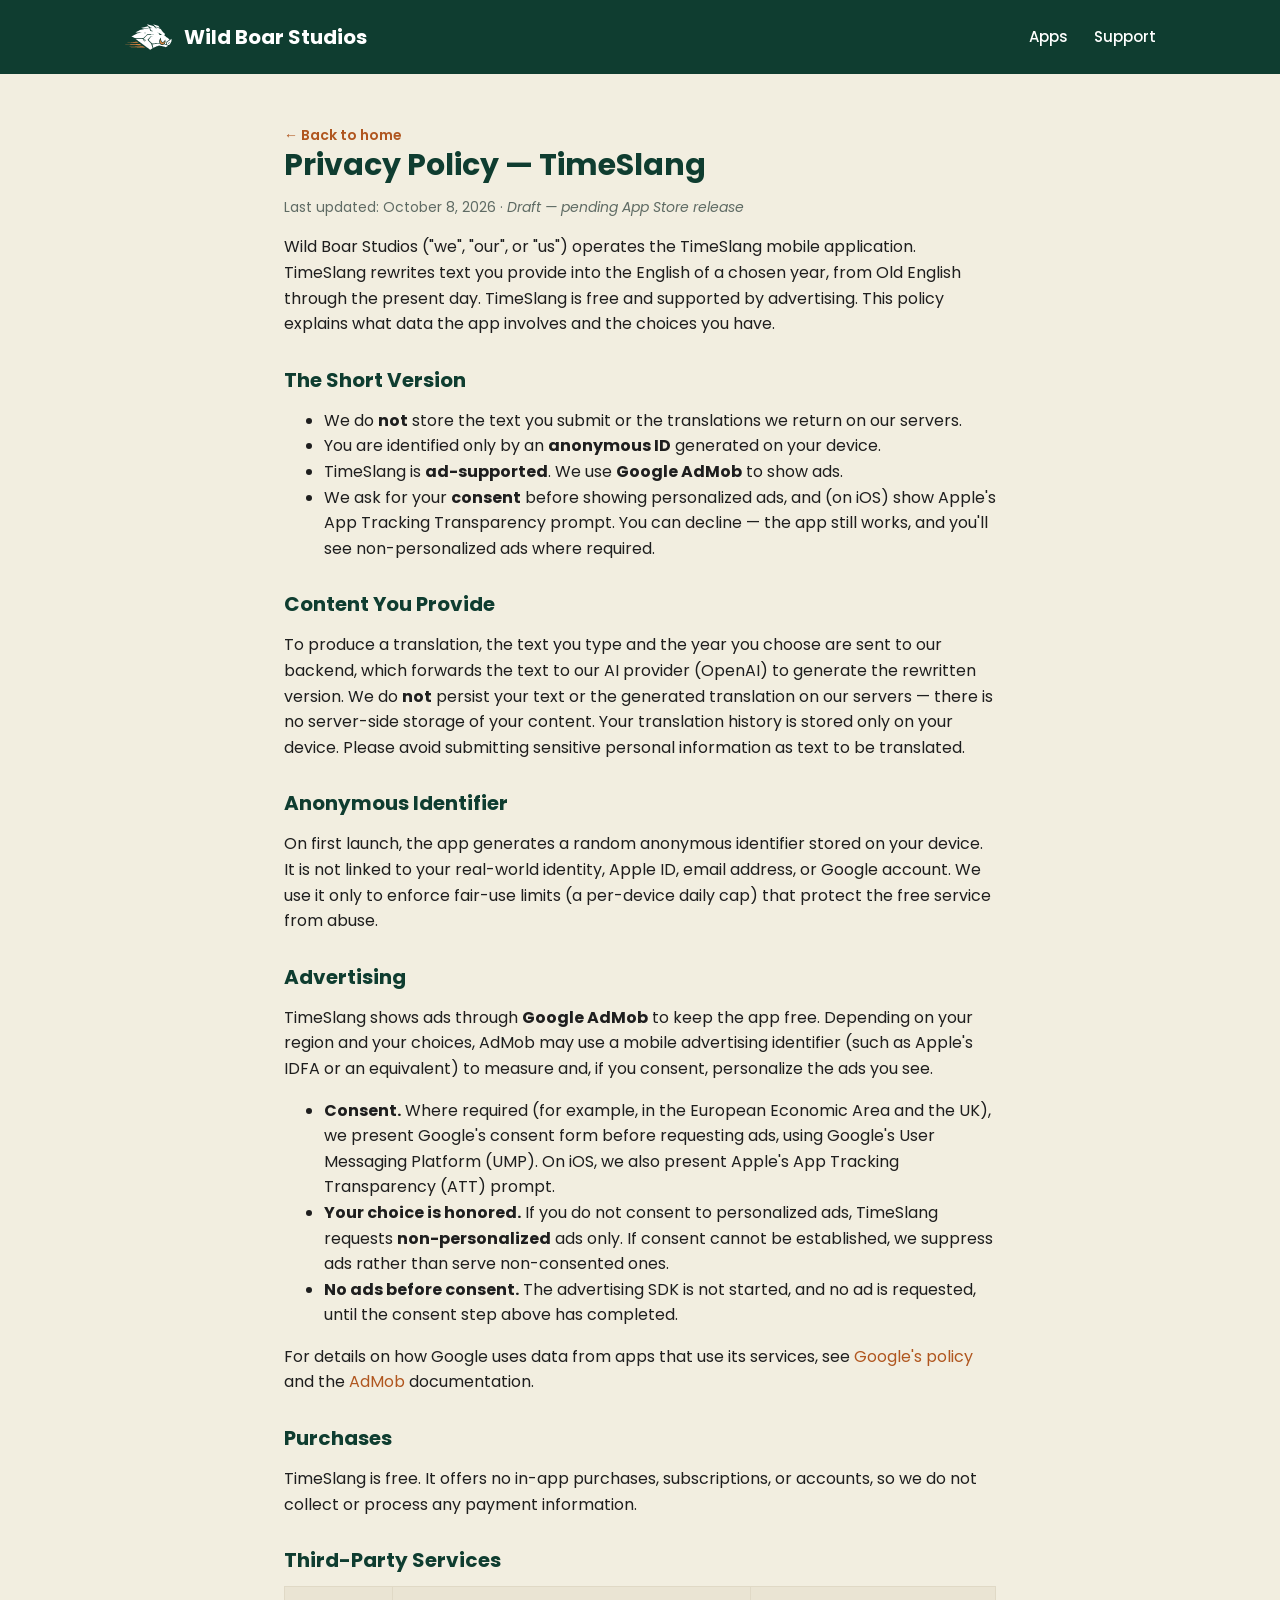
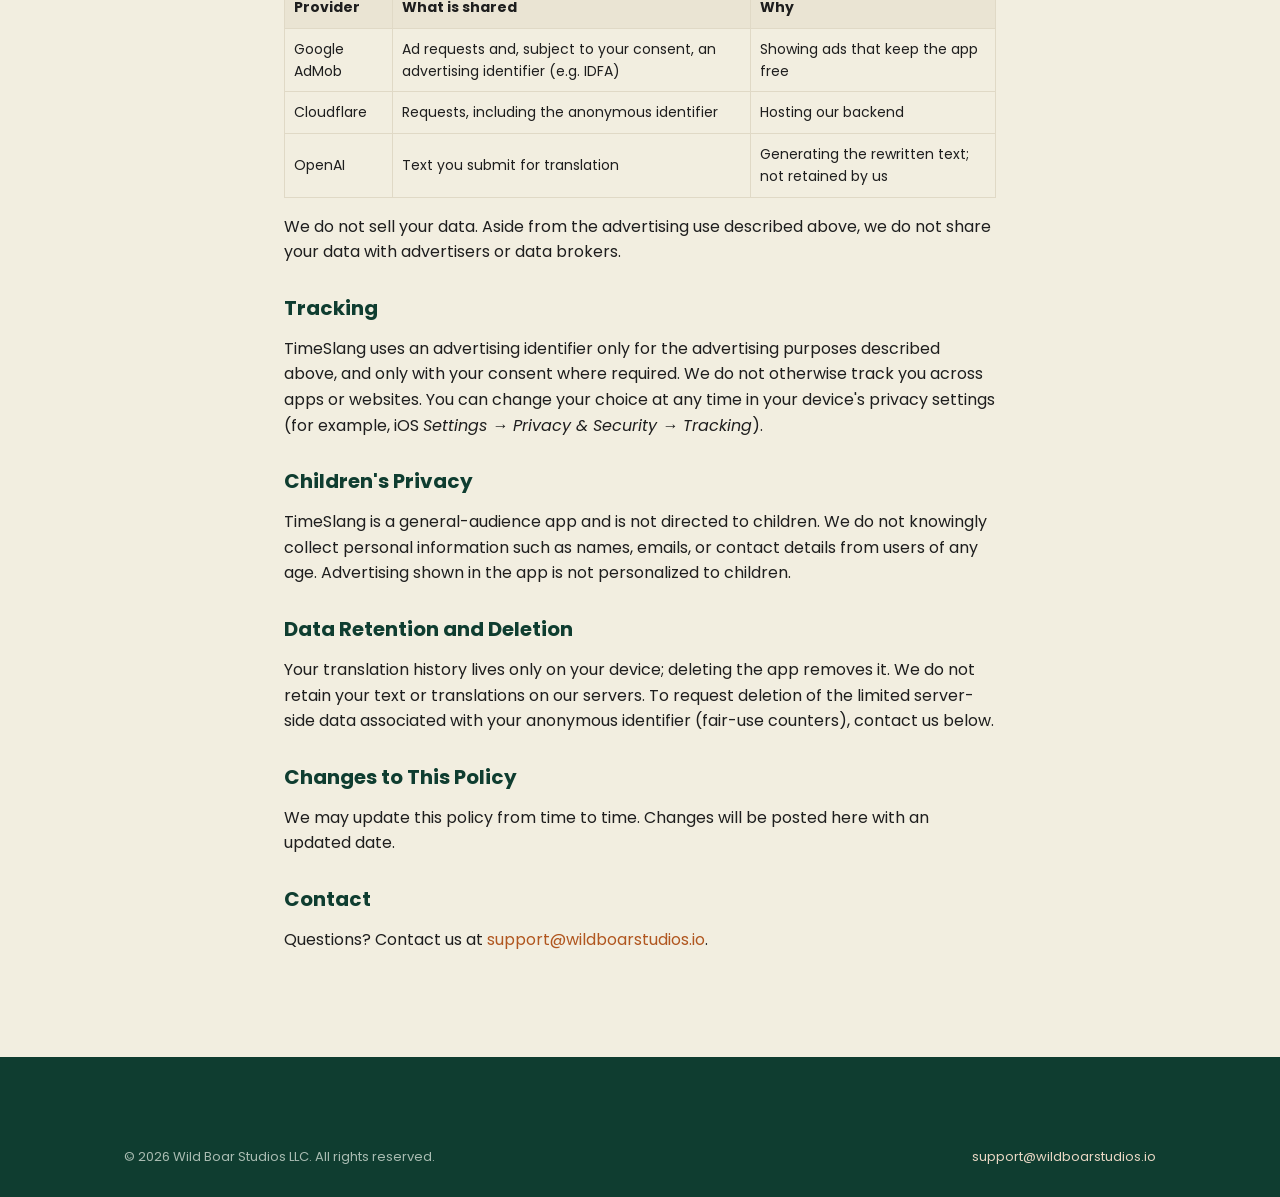
<file: timeslang/privacy/index.html>
<!DOCTYPE html>
<html lang="en">
<head>
<meta charset="UTF-8">
<meta name="viewport" content="width=device-width, initial-scale=1.0">
<title>Privacy Policy — TimeSlang</title>
<link rel="icon" href="/assets/favicon.ico" sizes="any">
<link rel="apple-touch-icon" href="/assets/apple-touch-icon.png">
<link href="https://fonts.googleapis.com/css2?family=Poppins:wght@400;500;600;700&display=swap" rel="stylesheet">
<link rel="stylesheet" href="/assets/styles.css">
<script async src="https://www.googletagmanager.com/gtm.js?id=GTM-53DC6RZ4"></script>
<script>
  window.dataLayer = window.dataLayer || [];
  function gtag(){dataLayer.push(arguments);}
  gtag('js', new Date());
</script>
</head>
<body>
<header class="site-header">
  <div class="container nav">
    <a class="brand" href="/"><img src="/assets/boar-head-white.svg" alt="Wild Boar Studios logo"><span>Wild Boar Studios</span></a>
    <nav class="nav-links"><a href="/#apps">Apps</a><a href="/support/">Support</a></nav>
  </div>
</header>

<main class="doc">
  <a class="back" href="/">← Back to home</a>
  <h1>Privacy Policy — TimeSlang</h1>
  <p class="date">Last updated: October 8, 2026 · <em>Draft — pending App Store release</em></p>

  <p>Wild Boar Studios ("we", "our", or "us") operates the TimeSlang mobile application. TimeSlang rewrites text you provide into the English of a chosen year, from Old English through the present day. TimeSlang is free and supported by advertising. This policy explains what data the app involves and the choices you have.</p>

  <h2>The Short Version</h2>
  <ul>
    <li>We do <strong>not</strong> store the text you submit or the translations we return on our servers.</li>
    <li>You are identified only by an <strong>anonymous ID</strong> generated on your device.</li>
    <li>TimeSlang is <strong>ad-supported</strong>. We use <strong>Google AdMob</strong> to show ads.</li>
    <li>We ask for your <strong>consent</strong> before showing personalized ads, and (on iOS) show Apple's App Tracking Transparency prompt. You can decline — the app still works, and you'll see non-personalized ads where required.</li>
  </ul>

  <h2>Content You Provide</h2>
  <p>To produce a translation, the text you type and the year you choose are sent to our backend, which forwards the text to our AI provider (OpenAI) to generate the rewritten version. We do <strong>not</strong> persist your text or the generated translation on our servers — there is no server-side storage of your content. Your translation history is stored only on your device. Please avoid submitting sensitive personal information as text to be translated.</p>

  <h2>Anonymous Identifier</h2>
  <p>On first launch, the app generates a random anonymous identifier stored on your device. It is not linked to your real-world identity, Apple ID, email address, or Google account. We use it only to enforce fair-use limits (a per-device daily cap) that protect the free service from abuse.</p>

  <h2>Advertising</h2>
  <p>TimeSlang shows ads through <strong>Google AdMob</strong> to keep the app free. Depending on your region and your choices, AdMob may use a mobile advertising identifier (such as Apple's IDFA or an equivalent) to measure and, if you consent, personalize the ads you see.</p>
  <ul>
    <li><strong>Consent.</strong> Where required (for example, in the European Economic Area and the UK), we present Google's consent form before requesting ads, using Google's User Messaging Platform (UMP). On iOS, we also present Apple's App Tracking Transparency (ATT) prompt.</li>
    <li><strong>Your choice is honored.</strong> If you do not consent to personalized ads, TimeSlang requests <strong>non-personalized</strong> ads only. If consent cannot be established, we suppress ads rather than serve non-consented ones.</li>
    <li><strong>No ads before consent.</strong> The advertising SDK is not started, and no ad is requested, until the consent step above has completed.</li>
  </ul>
  <p>For details on how Google uses data from apps that use its services, see <a href="https://policies.google.com/technologies/partner-sites" rel="noopener" target="_blank">Google's policy</a> and the <a href="https://support.google.com/admob/answer/6128543" rel="noopener" target="_blank">AdMob</a> documentation.</p>

  <h2>Purchases</h2>
  <p>TimeSlang is free. It offers no in-app purchases, subscriptions, or accounts, so we do not collect or process any payment information.</p>

  <h2>Third-Party Services</h2>
  <table>
    <tr><th>Provider</th><th>What is shared</th><th>Why</th></tr>
    <tr><td>Google AdMob</td><td>Ad requests and, subject to your consent, an advertising identifier (e.g. IDFA)</td><td>Showing ads that keep the app free</td></tr>
    <tr><td>Cloudflare</td><td>Requests, including the anonymous identifier</td><td>Hosting our backend</td></tr>
    <tr><td>OpenAI</td><td>Text you submit for translation</td><td>Generating the rewritten text; not retained by us</td></tr>
  </table>
  <p>We do not sell your data. Aside from the advertising use described above, we do not share your data with advertisers or data brokers.</p>

  <h2>Tracking</h2>
  <p>TimeSlang uses an advertising identifier only for the advertising purposes described above, and only with your consent where required. We do not otherwise track you across apps or websites. You can change your choice at any time in your device's privacy settings (for example, iOS <em>Settings → Privacy &amp; Security → Tracking</em>).</p>

  <h2>Children's Privacy</h2>
  <p>TimeSlang is a general-audience app and is not directed to children. We do not knowingly collect personal information such as names, emails, or contact details from users of any age. Advertising shown in the app is not personalized to children.</p>

  <h2>Data Retention and Deletion</h2>
  <p>Your translation history lives only on your device; deleting the app removes it. We do not retain your text or translations on our servers. To request deletion of the limited server-side data associated with your anonymous identifier (fair-use counters), contact us below.</p>

  <h2>Changes to This Policy</h2>
  <p>We may update this policy from time to time. Changes will be posted here with an updated date.</p>

  <h2>Contact</h2>
  <p>Questions? Contact us at <a href="mailto:support@wildboarstudios.io">support@wildboarstudios.io</a>.</p>
</main>

<footer class="site-footer">
  <div class="container"><div class="footer-legal" style="border-top:none">
    <span>© <span id="yr"></span> Wild Boar Studios LLC. All rights reserved.</span>
    <span><a href="mailto:support@wildboarstudios.io">support@wildboarstudios.io</a></span>
  </div></div>
</footer>
<script>document.getElementById('yr').textContent=new Date().getFullYear();</script>
</body>
</html>
</file>
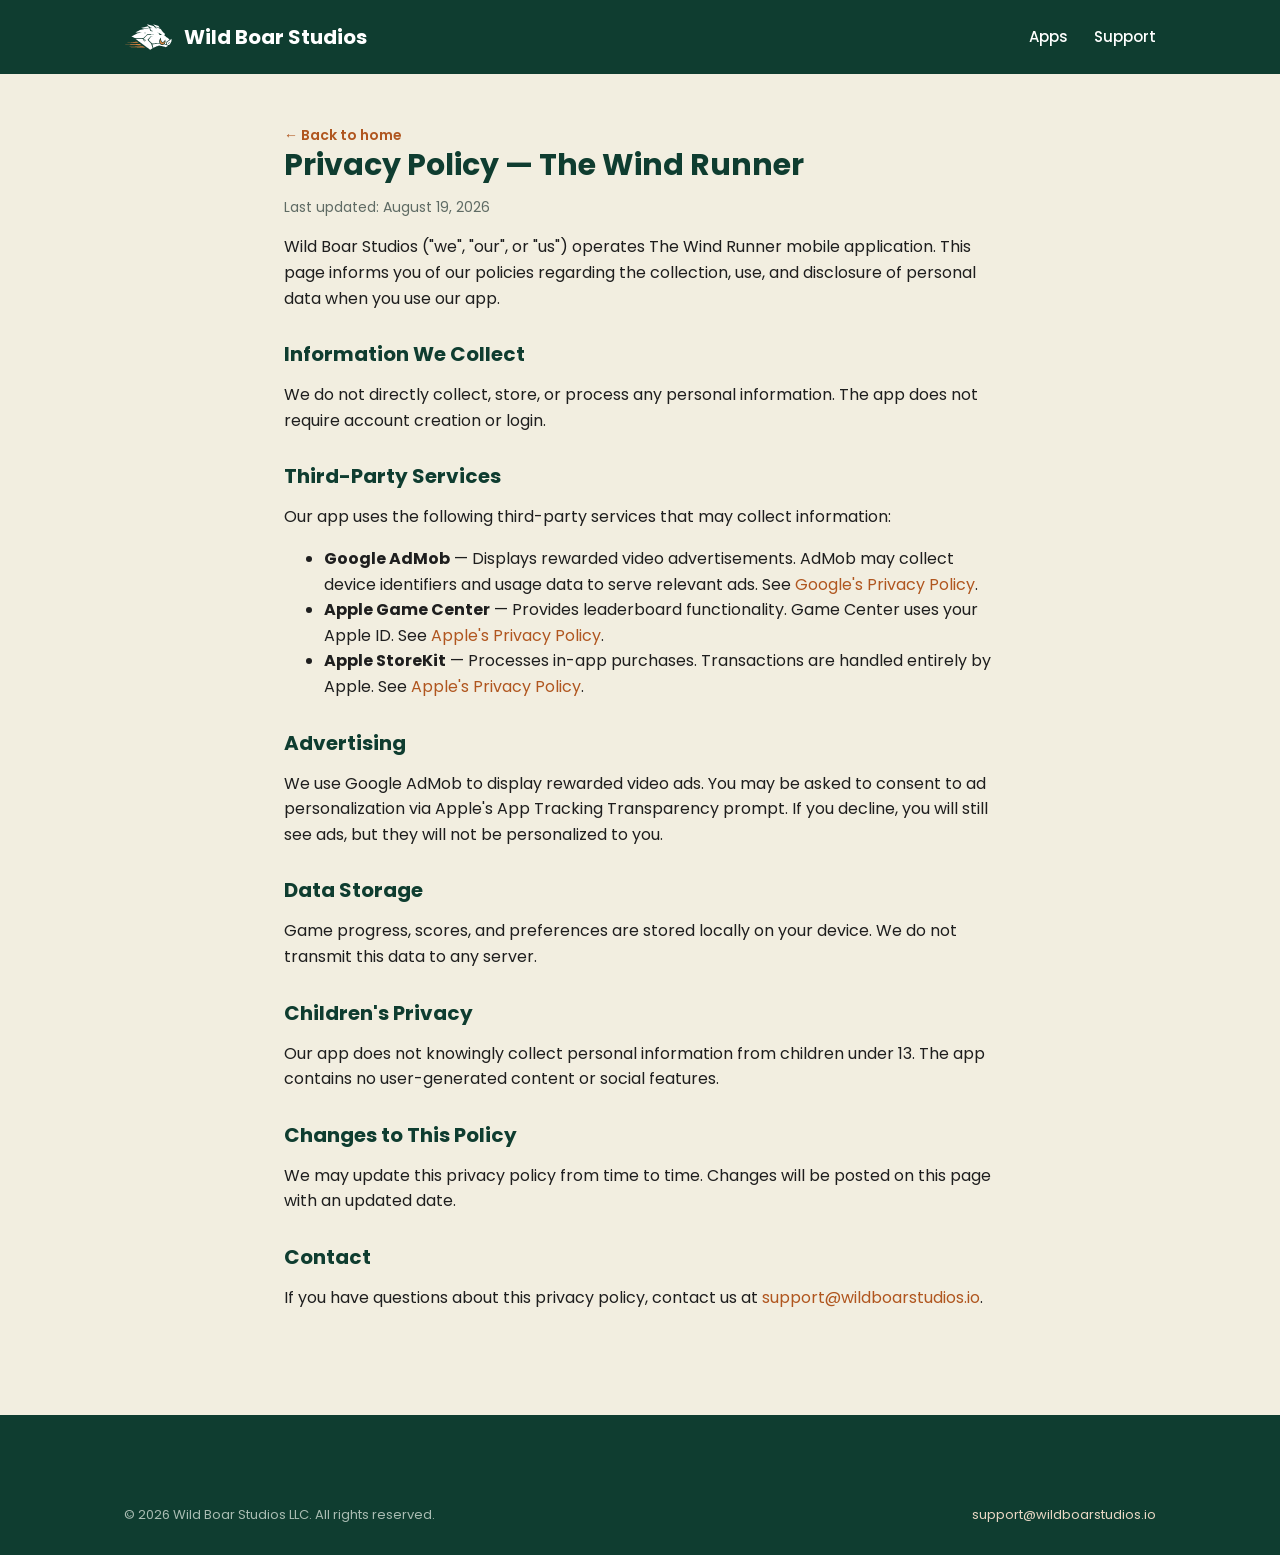
<file: windrunner/privacy/index.html>
<!DOCTYPE html>
<html lang="en">
<head>
<meta charset="UTF-8">
<meta name="viewport" content="width=device-width, initial-scale=1.0">
<title>Privacy Policy — The Wind Runner</title>
<link rel="icon" href="/assets/favicon.ico" sizes="any">
<link rel="apple-touch-icon" href="/assets/apple-touch-icon.png">
<link href="https://fonts.googleapis.com/css2?family=Poppins:wght@400;500;600;700&display=swap" rel="stylesheet">
<link rel="stylesheet" href="/assets/styles.css">
<script async src="https://www.googletagmanager.com/gtm.js?id=GTM-53DC6RZ4"></script>
<script>
  window.dataLayer = window.dataLayer || [];
  function gtag(){dataLayer.push(arguments);}
  gtag('js', new Date());
</script>
</head>
<body>
<header class="site-header">
  <div class="container nav">
    <a class="brand" href="/"><img src="/assets/boar-head-white.svg" alt="Wild Boar Studios logo"><span>Wild Boar Studios</span></a>
    <nav class="nav-links"><a href="/#apps">Apps</a><a href="/support/">Support</a></nav>
  </div>
</header>

<main class="doc">
  <a class="back" href="/">← Back to home</a>
  <h1>Privacy Policy — The Wind Runner</h1>
  <p class="date">Last updated: August 19, 2026</p>

  <p>Wild Boar Studios ("we", "our", or "us") operates The Wind Runner mobile application. This page informs you of our policies regarding the collection, use, and disclosure of personal data when you use our app.</p>

  <h2>Information We Collect</h2>
  <p>We do not directly collect, store, or process any personal information. The app does not require account creation or login.</p>

  <h2>Third-Party Services</h2>
  <p>Our app uses the following third-party services that may collect information:</p>
  <ul>
    <li><strong>Google AdMob</strong> — Displays rewarded video advertisements. AdMob may collect device identifiers and usage data to serve relevant ads. See <a href="https://policies.google.com/privacy">Google's Privacy Policy</a>.</li>
    <li><strong>Apple Game Center</strong> — Provides leaderboard functionality. Game Center uses your Apple ID. See <a href="https://www.apple.com/privacy/">Apple's Privacy Policy</a>.</li>
    <li><strong>Apple StoreKit</strong> — Processes in-app purchases. Transactions are handled entirely by Apple. See <a href="https://www.apple.com/privacy/">Apple's Privacy Policy</a>.</li>
  </ul>

  <h2>Advertising</h2>
  <p>We use Google AdMob to display rewarded video ads. You may be asked to consent to ad personalization via Apple's App Tracking Transparency prompt. If you decline, you will still see ads, but they will not be personalized to you.</p>

  <h2>Data Storage</h2>
  <p>Game progress, scores, and preferences are stored locally on your device. We do not transmit this data to any server.</p>

  <h2>Children's Privacy</h2>
  <p>Our app does not knowingly collect personal information from children under 13. The app contains no user-generated content or social features.</p>

  <h2>Changes to This Policy</h2>
  <p>We may update this privacy policy from time to time. Changes will be posted on this page with an updated date.</p>

  <h2>Contact</h2>
  <p>If you have questions about this privacy policy, contact us at <a href="mailto:support@wildboarstudios.io">support@wildboarstudios.io</a>.</p>
</main>

<footer class="site-footer">
  <div class="container"><div class="footer-legal" style="border-top:none">
    <span>© <span id="yr"></span> Wild Boar Studios LLC. All rights reserved.</span>
    <span><a href="mailto:support@wildboarstudios.io">support@wildboarstudios.io</a></span>
  </div></div>
</footer>
<script>document.getElementById('yr').textContent=new Date().getFullYear();</script>
</body>
</html>
</file>
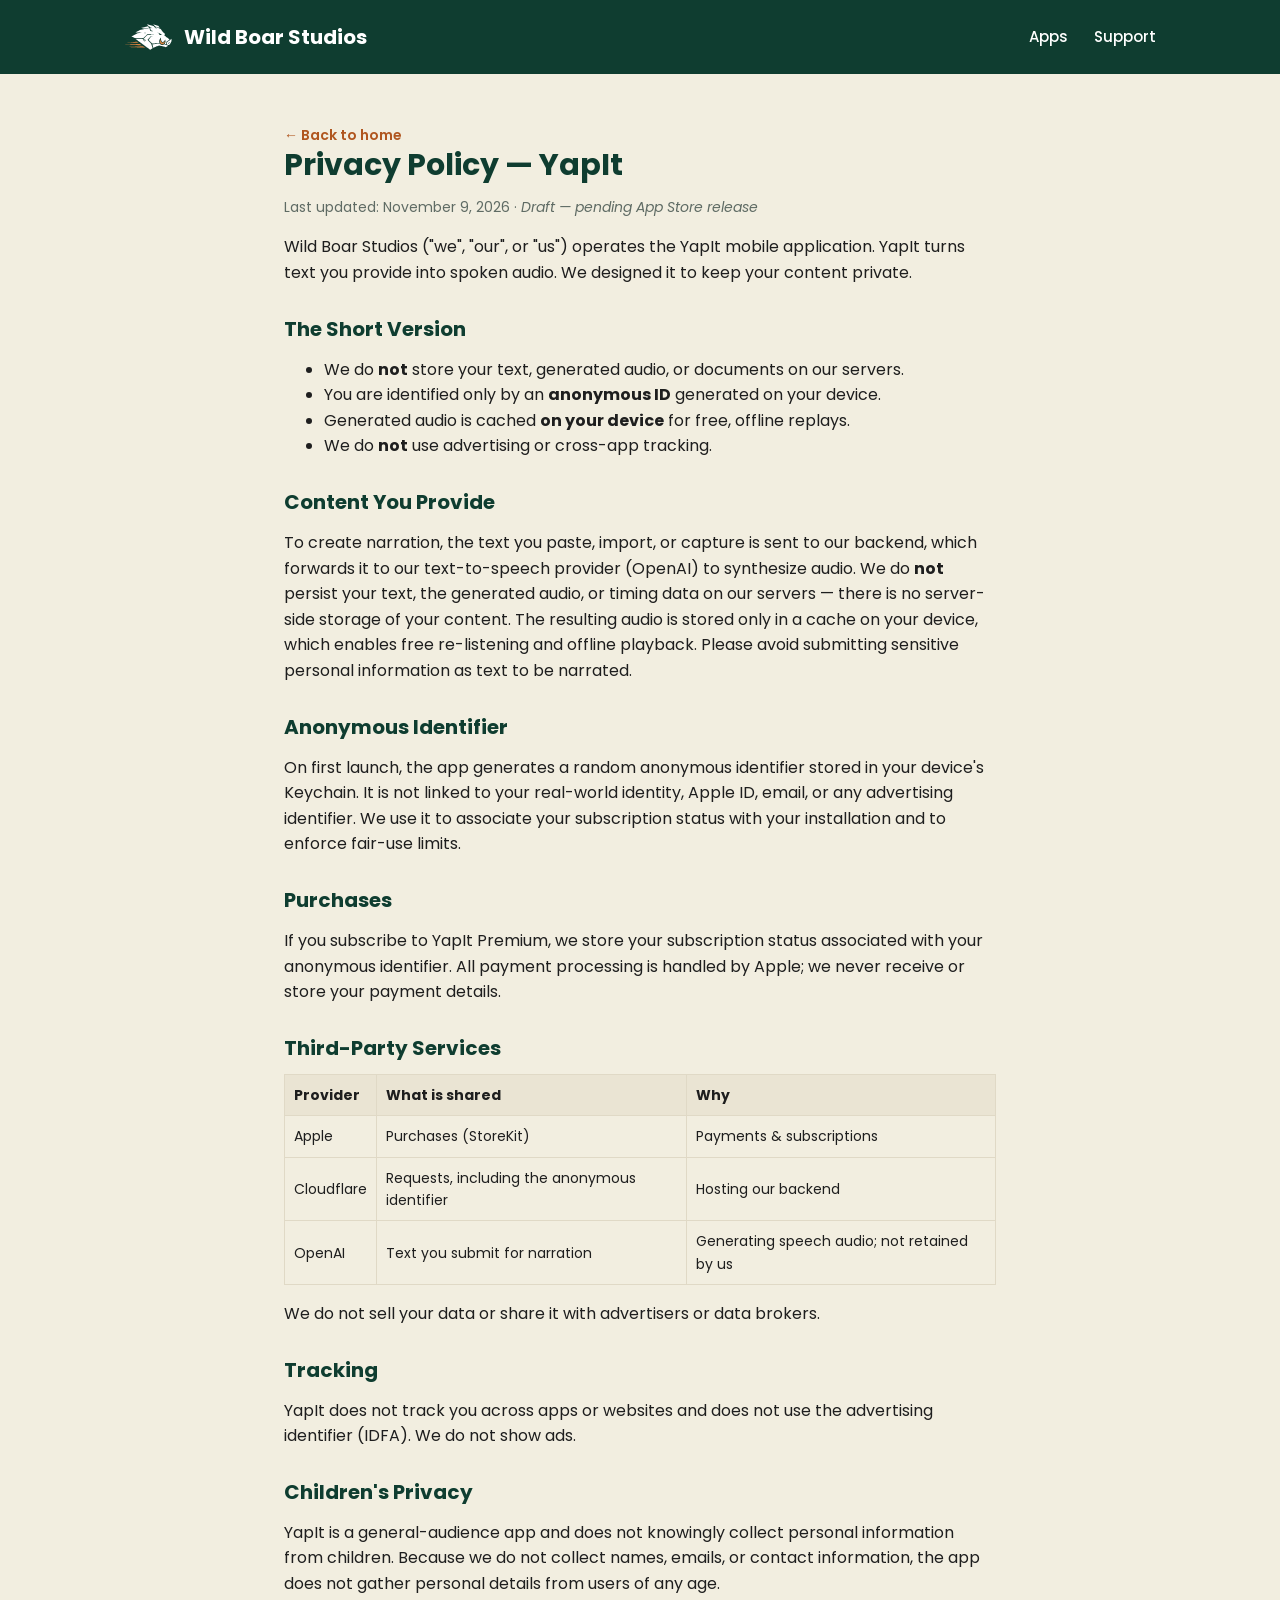
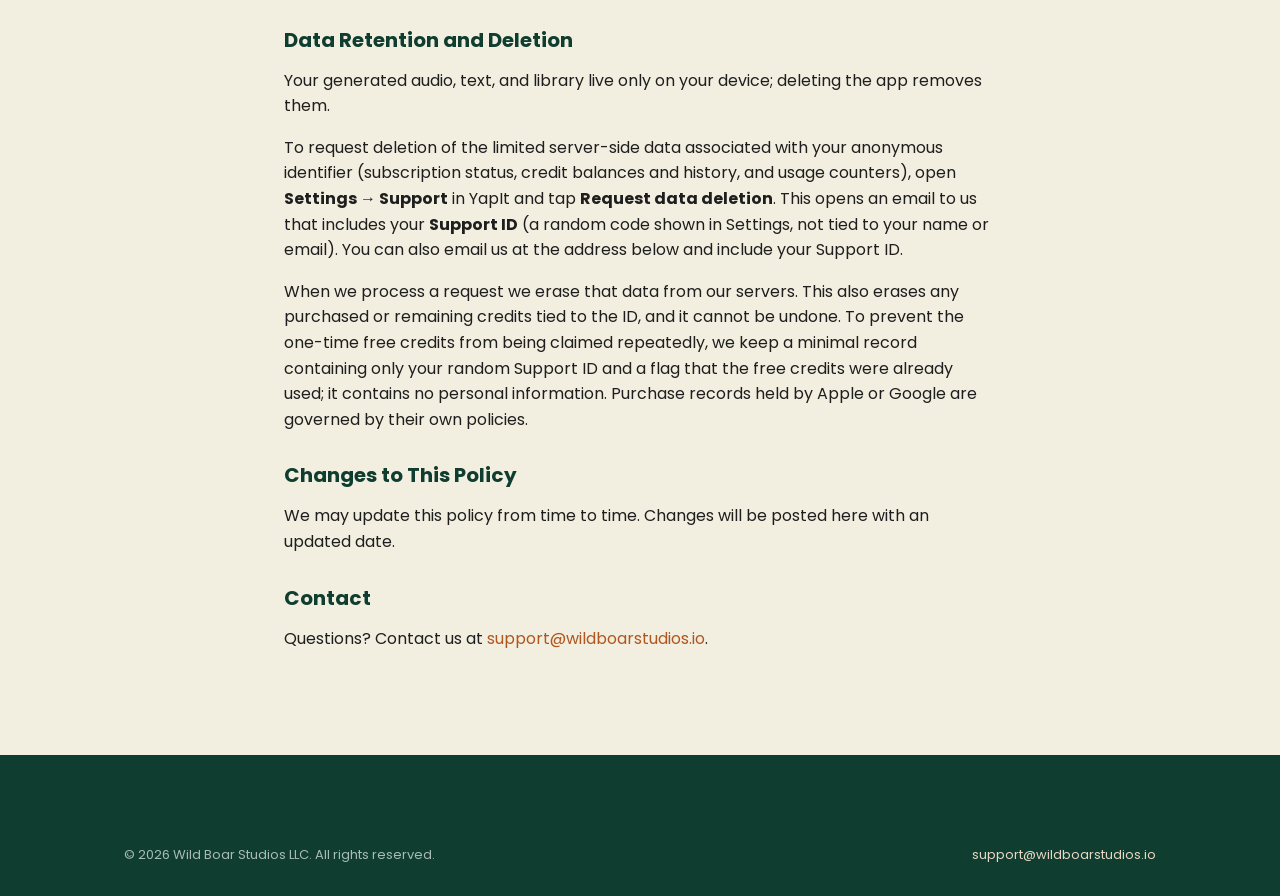
<file: yapit/privacy/index.html>
<!DOCTYPE html>
<html lang="en">
<head>
<meta charset="UTF-8">
<meta name="viewport" content="width=device-width, initial-scale=1.0">
<title>Privacy Policy — YapIt</title>
<link rel="icon" href="/assets/favicon.ico" sizes="any">
<link rel="apple-touch-icon" href="/assets/apple-touch-icon.png">
<link href="https://fonts.googleapis.com/css2?family=Poppins:wght@400;500;600;700&display=swap" rel="stylesheet">
<link rel="stylesheet" href="/assets/styles.css">
<script async src="https://www.googletagmanager.com/gtm.js?id=GTM-53DC6RZ4"></script>
<script>
  window.dataLayer = window.dataLayer || [];
  function gtag(){dataLayer.push(arguments);}
  gtag('js', new Date());
</script>
</head>
<body>
<header class="site-header">
  <div class="container nav">
    <a class="brand" href="/"><img src="/assets/boar-head-white.svg" alt="Wild Boar Studios logo"><span>Wild Boar Studios</span></a>
    <nav class="nav-links"><a href="/#apps">Apps</a><a href="/support/">Support</a></nav>
  </div>
</header>

<main class="doc">
  <a class="back" href="/">← Back to home</a>
  <h1>Privacy Policy — YapIt</h1>
  <p class="date">Last updated: November 9, 2026 · <em>Draft — pending App Store release</em></p>

  <p>Wild Boar Studios ("we", "our", or "us") operates the YapIt mobile application. YapIt turns text you provide into spoken audio. We designed it to keep your content private.</p>

  <h2>The Short Version</h2>
  <ul>
    <li>We do <strong>not</strong> store your text, generated audio, or documents on our servers.</li>
    <li>You are identified only by an <strong>anonymous ID</strong> generated on your device.</li>
    <li>Generated audio is cached <strong>on your device</strong> for free, offline replays.</li>
    <li>We do <strong>not</strong> use advertising or cross-app tracking.</li>
  </ul>

  <h2>Content You Provide</h2>
  <p>To create narration, the text you paste, import, or capture is sent to our backend, which forwards it to our text-to-speech provider (OpenAI) to synthesize audio. We do <strong>not</strong> persist your text, the generated audio, or timing data on our servers — there is no server-side storage of your content. The resulting audio is stored only in a cache on your device, which enables free re-listening and offline playback. Please avoid submitting sensitive personal information as text to be narrated.</p>

  <h2>Anonymous Identifier</h2>
  <p>On first launch, the app generates a random anonymous identifier stored in your device's Keychain. It is not linked to your real-world identity, Apple ID, email, or any advertising identifier. We use it to associate your subscription status with your installation and to enforce fair-use limits.</p>

  <h2>Purchases</h2>
  <p>If you subscribe to YapIt Premium, we store your subscription status associated with your anonymous identifier. All payment processing is handled by Apple; we never receive or store your payment details.</p>

  <h2>Third-Party Services</h2>
  <table>
    <tr><th>Provider</th><th>What is shared</th><th>Why</th></tr>
    <tr><td>Apple</td><td>Purchases (StoreKit)</td><td>Payments &amp; subscriptions</td></tr>
    <tr><td>Cloudflare</td><td>Requests, including the anonymous identifier</td><td>Hosting our backend</td></tr>
    <tr><td>OpenAI</td><td>Text you submit for narration</td><td>Generating speech audio; not retained by us</td></tr>
  </table>
  <p>We do not sell your data or share it with advertisers or data brokers.</p>

  <h2>Tracking</h2>
  <p>YapIt does not track you across apps or websites and does not use the advertising identifier (IDFA). We do not show ads.</p>

  <h2>Children's Privacy</h2>
  <p>YapIt is a general-audience app and does not knowingly collect personal information from children. Because we do not collect names, emails, or contact information, the app does not gather personal details from users of any age.</p>

  <h2>Data Retention and Deletion</h2>
  <p>Your generated audio, text, and library live only on your device; deleting the app removes them.</p>
  <p>To request deletion of the limited server-side data associated with your anonymous identifier (subscription status, credit balances and history, and usage counters), open <strong>Settings &rarr; Support</strong> in YapIt and tap <strong>Request data deletion</strong>. This opens an email to us that includes your <strong>Support ID</strong> (a random code shown in Settings, not tied to your name or email). You can also email us at the address below and include your Support ID.</p>
  <p>When we process a request we erase that data from our servers. This also erases any purchased or remaining credits tied to the ID, and it cannot be undone. To prevent the one-time free credits from being claimed repeatedly, we keep a minimal record containing only your random Support ID and a flag that the free credits were already used; it contains no personal information. Purchase records held by Apple or Google are governed by their own policies.</p>

  <h2>Changes to This Policy</h2>
  <p>We may update this policy from time to time. Changes will be posted here with an updated date.</p>

  <h2>Contact</h2>
  <p>Questions? Contact us at <a href="mailto:support@wildboarstudios.io">support@wildboarstudios.io</a>.</p>
</main>

<footer class="site-footer">
  <div class="container"><div class="footer-legal" style="border-top:none">
    <span>© <span id="yr"></span> Wild Boar Studios LLC. All rights reserved.</span>
    <span><a href="mailto:support@wildboarstudios.io">support@wildboarstudios.io</a></span>
  </div></div>
</footer>
<script>document.getElementById('yr').textContent=new Date().getFullYear();</script>
</body>
</html>
</file>
<file: assets/styles.css>
/* Wild Boar Studios — shared brand styles */
:root{
  --cream:#F2EEE0;
  --cream-2:#EAE4D3;
  --green:#0F3D30;
  --green-mid:#14513C;
  --rust:#B0561F;
  --rust-2:#C4682C;
  --ink:#1E1E1E;
  --muted:#5F6B64;
  --line:#E0D9C6;
  --radius:16px;
  --maxw:1080px;
  --font:"Poppins",-apple-system,BlinkMacSystemFont,"Segoe UI",Roboto,Helvetica,Arial,sans-serif;
}
*{box-sizing:border-box}
html{scroll-behavior:smooth}
body{
  margin:0;font-family:var(--font);color:var(--ink);background:var(--cream);
  line-height:1.6;-webkit-font-smoothing:antialiased;
}
a{color:var(--rust);text-decoration:none}
a:hover{text-decoration:underline}
img{max-width:100%;display:block}
h1,h2,h3{line-height:1.15;color:var(--green);margin:0 0 .4em}
.container{max-width:var(--maxw);margin:0 auto;padding:0 24px}

/* Header / nav */
.site-header{position:sticky;top:0;z-index:20;background:var(--green)}
.nav{display:flex;align-items:center;justify-content:space-between;height:74px}
.brand{display:flex;align-items:center;gap:12px;font-weight:700;color:#fff;font-size:20px}
.brand img{width:48px;height:48px}
.brand:hover{text-decoration:none}
.nav-links{display:flex;gap:26px;align-items:center}
.nav-links a{color:#fff;font-weight:500;font-size:15px}
.nav-links a:hover{color:var(--rust);text-decoration:none}
@media(max-width:640px){.nav-links{gap:16px;font-size:14px}.nav-links .hide-sm{display:none}}

/* Buttons */
.btn{display:inline-block;background:var(--green);color:var(--cream);
  padding:12px 22px;border-radius:999px;font-weight:600;font-size:15px;
  border:2px solid var(--green);transition:.15s}
.btn:hover{background:var(--green-mid);border-color:var(--green-mid);text-decoration:none;color:#fff}
.btn.rust{background:var(--rust);border-color:var(--rust)}
.btn.rust:hover{background:var(--rust-2);border-color:var(--rust-2)}
.btn.ghost{background:transparent;color:var(--green);border-color:var(--green)}
.btn.ghost:hover{background:var(--green);color:var(--cream)}

/* Hero */
.hero{text-align:center;padding:32px 0 28px}
.hero img.logo{max-width:280px;width:55%;margin:0 auto 6px}
.hero p.tag{font-size:18px;color:var(--muted);max-width:640px;margin:0 auto}

/* Section */
section{padding:56px 0}
.section-head{text-align:center;max-width:680px;margin:0 auto 40px}
.section-head h2{font-size:30px}
.section-head p{color:var(--muted);font-size:17px}
.eyebrow{text-transform:uppercase;letter-spacing:3px;font-size:13px;font-weight:600;color:var(--rust)}

/* App cards */
.apps{display:grid;grid-template-columns:repeat(auto-fit,minmax(300px,1fr));gap:24px}
.app-card{background:#fff;border:1px solid var(--line);border-radius:var(--radius);
  padding:28px;display:flex;flex-direction:column;gap:12px;transition:.15s}
.app-card:hover{transform:translateY(-3px);box-shadow:0 12px 30px rgba(15,61,48,.10)}
/* Each card tinted a very light version of its own icon's main color. */
.app-card-windrunner{background:#eef6f9}
.app-card-selah{background:#f9f6ee}
.app-card-foody{background:#f9f2ee}
.app-card-flipfall{background:#eef9f6}
.app-card-yapit{background:#eeeef9}
.app-card-timeslang{background:#faf0f5}
.app-card-classtrack{background:#fdf1e5}
.app-card .row{display:flex;align-items:center;gap:14px}
.app-icon{width:56px;height:56px;border-radius:14px;flex:none;display:grid;place-items:center;
  font-size:26px;color:#fff;font-weight:700;overflow:hidden}
.app-icon img{width:100%;height:100%;object-fit:cover;border-radius:14px}
a.app-icon{cursor:pointer;transition:transform .15s,box-shadow .15s}
a.app-icon:hover{transform:scale(1.04);box-shadow:0 6px 16px rgba(15,61,48,.22)}
.app-card h3 a:hover{color:var(--rust)!important;text-decoration:none}
.app-card h3{margin:0;font-size:20px}
.app-card .kind{font-size:13px;color:var(--muted);font-weight:500}
.app-card p{margin:0;color:#3d4a44;font-size:15px;flex:1}
.badge{display:inline-block;font-size:12px;font-weight:600;padding:4px 10px;border-radius:999px;letter-spacing:.3px}
.badge.live{background:#e3f0e8;color:var(--green)}
.badge.soon{background:#f7e7d7;color:var(--rust)}
.app-links{display:flex;gap:14px;flex-wrap:wrap;font-size:14px;font-weight:600}

/* Footer */
.site-footer{background:var(--green);color:#d8e4dd;margin-top:40px;padding:44px 0 30px}
.site-footer a{color:#e9d7c4}
.footer-grid{display:flex;justify-content:space-between;gap:30px;flex-wrap:wrap}
.footer-grid h4{color:#fff;font-size:14px;text-transform:uppercase;letter-spacing:1.5px;margin:0 0 12px}
.footer-grid ul{list-style:none;padding:0;margin:0;line-height:2}
.footer-legal{border-top:1px solid rgba(255,255,255,.15);margin-top:28px;padding-top:18px;
  font-size:13px;color:#a9bcb2;display:flex;justify-content:space-between;flex-wrap:wrap;gap:8px}

/* Content pages (privacy/support) */
.doc{max-width:760px;margin:0 auto;padding:48px 24px}
.doc h1{font-size:30px}
.doc h2{font-size:20px;margin-top:32px}
.doc .date{color:var(--muted);font-size:14px}
.doc table{border-collapse:collapse;width:100%;margin:14px 0;font-size:14px}
.doc th,.doc td{border:1px solid var(--line);padding:9px;text-align:left}
.doc th{background:var(--cream-2)}
.back{font-size:14px;font-weight:600}
</file>
